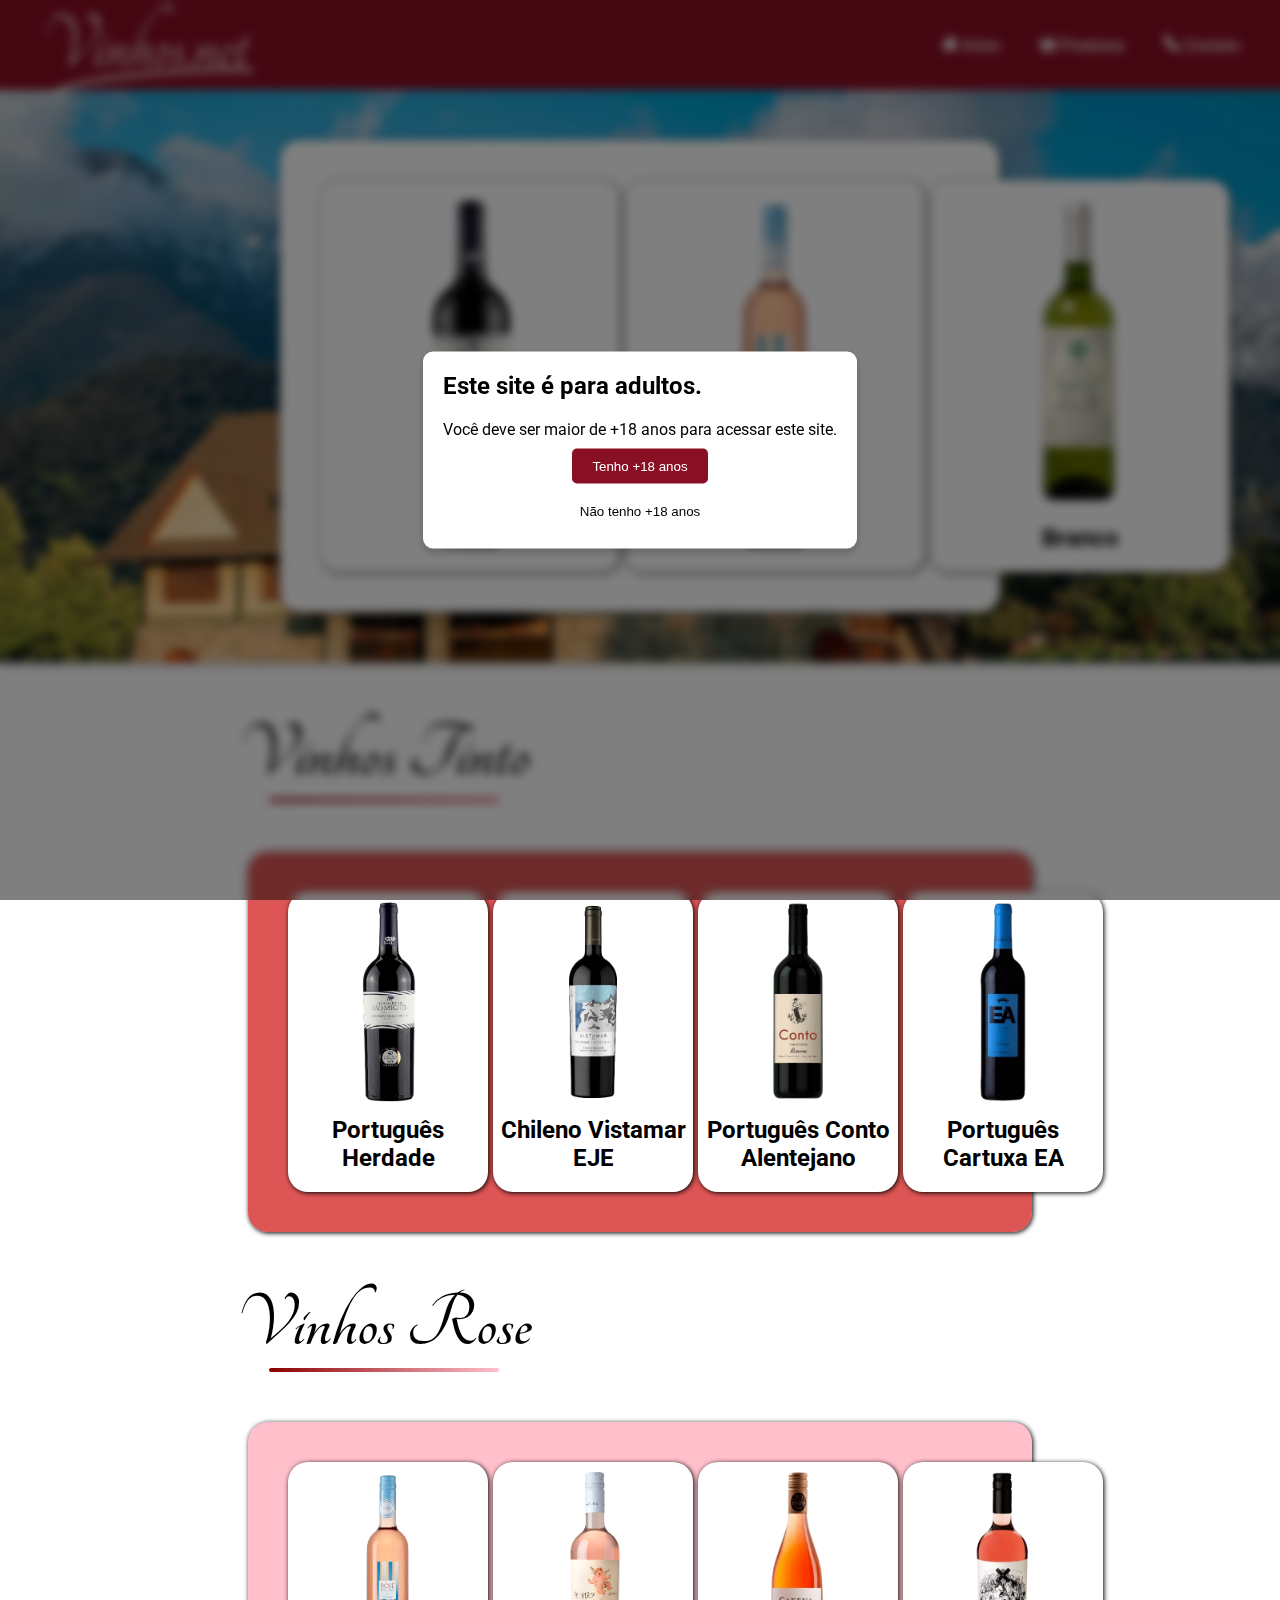
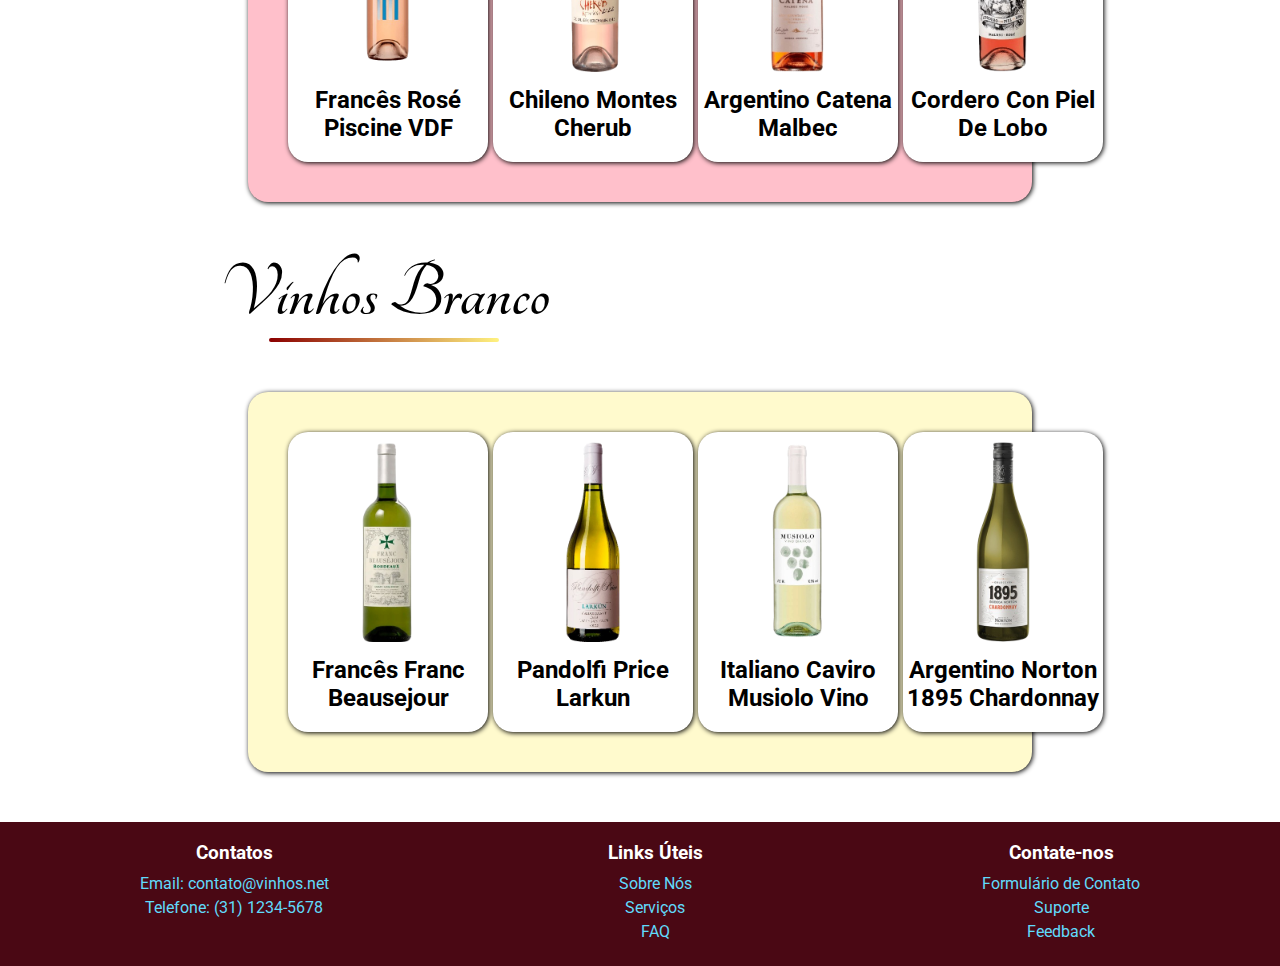
<file: index.html>
<!DOCTYPE html>
<html lang="pt-br">

<head>
    <meta charset="UTF-8">
    <link rel="stylesheet" href="style/styles.css">
    <link rel="stylesheet" href="style/avatar.css">
    <link rel="stylesheet" href="style/fontes.css">
    <link rel="preconnect" href="https://fonts.googleapis.com">
    <link rel="preconnect" href="https://fonts.gstatic.com" crossorigin>
    <link
        href="https://fonts.googleapis.com/css2?family=Roboto:ital,wght@0,100;0,300;0,400;0,500;0,700;0,900;1,100;1,300;1,400;1,500;1,700;1,900&family=Tangerine:wght@400;700&display=swap"
        rel="stylesheet">
    <title>Vinhos.net</title>

<body class="roboto-regular">
    <header class="menu" id="inicio">
        <!-- Define o cabeçalho da página com a classe "menu" e um id "inicio" para âncora -->
        <nav>
            <h1 class="tangerine-title"><a href="index.html" class="link-remove">
                    <svg width="235" height="91" viewBox="0 0 235 91" fill="none" xmlns="http://www.w3.org/2000/svg">
                        <path
                            d="M60.08 18.92C60.08 23.0267 59.2 26.84 57.44 30.36C55.68 33.8267 53.36 37.2133 50.48 40.52C47.6 43.7733 44.32 47.08 40.64 50.44C36.96 53.7467 33.2 57.2933 29.36 61.08C28.9867 61.08 28.7467 61 28.64 60.84C28.5867 60.6267 28.5867 60.36 28.64 60.04C28.7467 59.72 28.88 59.3733 29.04 59C29.2 58.6267 29.36 58.2533 29.52 57.88C30.6933 55.0533 31.6533 51.96 32.4 48.6C33.1467 45.1867 33.6 41.8 33.76 38.44C33.9733 35.0267 33.8933 31.7467 33.52 28.6C33.2 25.4 32.5067 22.5733 31.44 20.12C30.4267 17.6667 29.0667 15.72 27.36 14.28C25.6533 12.7867 23.5467 12.04 21.04 12.04C17.4133 12.04 14.4533 13.5867 12.16 16.68C9.86667 19.72 7.94667 24.1733 6.4 30.04C6.29333 30.2533 6.13333 30.3333 5.92 30.28C5.70667 30.2267 5.6 30.0933 5.6 29.88C7.14667 23.2133 9.33333 18.1467 12.16 14.68C14.9867 11.2133 18.4 9.48 22.4 9.48C24.8533 9.48 26.96 10.0933 28.72 11.32C30.48 12.5467 31.9467 14.2267 33.12 16.36C34.2933 18.4933 35.1467 21.0267 35.68 23.96C36.2133 26.84 36.48 29.9867 36.48 33.4C36.48 36.76 36.1867 40.3067 35.6 44.04C35.0667 47.72 34.2933 51.4267 33.28 55.16C37.0133 52.0667 40.3733 49.16 43.36 46.44C46.3467 43.72 48.8533 41.0533 50.88 38.44C52.9067 35.7733 54.4533 33.08 55.52 30.36C56.64 27.64 57.2 24.7333 57.2 21.64C57.2 18.9733 56.5867 16.8667 55.36 15.32C54.1333 13.7733 52.5867 12.9467 50.72 12.84C49.2267 12.7867 47.9467 13.8533 46.88 16.04C46.72 16.1467 46.56 16.1467 46.4 16.04C46.24 15.9333 46.16 15.7467 46.16 15.48C46.4267 14.7333 46.8 14.0133 47.28 13.32C47.8133 12.5733 48.3467 11.9333 48.88 11.4C49.4667 10.8133 50.0533 10.36 50.64 10.04C51.2267 9.66666 51.7333 9.48 52.16 9.48C53.28 9.48 54.32 9.72 55.28 10.2C56.24 10.68 57.0667 11.3467 57.76 12.2C58.5067 13.0533 59.0667 14.0667 59.44 15.24C59.8667 16.36 60.08 17.5867 60.08 18.92ZM57.0506 46.12C56.8906 46.2267 56.7306 46.2 56.5706 46.04C56.464 45.8267 56.464 45.64 56.5706 45.48C57.3173 44.7333 58.3306 43.88 59.6106 42.92C60.8906 41.96 62.1706 41.16 63.4506 40.52C63.8773 40.52 64.0906 40.76 64.0906 41.24C63.3973 42.4667 62.704 43.8 62.0106 45.24C61.3706 46.68 60.784 48.12 60.2506 49.56C59.7706 50.9467 59.3706 52.3067 59.0506 53.64C58.7306 54.92 58.5706 55.9867 58.5706 56.84C58.5706 57.96 58.944 58.52 59.6906 58.52C60.2773 58.52 60.8373 58.28 61.3706 57.8C61.9573 57.2667 62.624 56.5733 63.3706 55.72C63.4773 55.6133 63.6106 55.64 63.7706 55.8C63.9306 55.96 63.9573 56.1467 63.8506 56.36C62.8906 57.5333 61.8506 58.6 60.7306 59.56C59.664 60.52 58.6506 61 57.6906 61C56.304 61 55.6106 60.12 55.6106 58.36C55.6106 57.3467 55.7706 56.1467 56.0906 54.76C56.464 53.32 56.9173 51.88 57.4506 50.44C57.984 49 58.5706 47.6133 59.2106 46.28C59.904 44.9467 60.5706 43.8 61.2106 42.84C60.624 43.2667 59.8773 43.8267 58.9706 44.52C58.1173 45.16 57.4773 45.6933 57.0506 46.12ZM64.2506 37.08C64.0906 37.24 63.9306 37.2667 63.7706 37.16C63.664 37 63.584 36.8133 63.5306 36.6C63.4773 36.3333 63.4506 36.04 63.4506 35.72C63.4506 35.4 63.5306 35.1333 63.6906 34.92C65.0773 33 67.024 30.9467 69.5306 28.76C69.6906 28.7067 69.8506 28.76 70.0106 28.92C70.1706 29.0267 70.1973 29.1333 70.0906 29.24C68.9706 30.2533 67.904 31.48 66.8906 32.92C65.8773 34.3067 64.9973 35.6933 64.2506 37.08ZM87.4038 55.88C87.5638 55.7733 87.7238 55.7733 87.8838 55.88C88.0438 55.9867 88.0971 56.1467 88.0438 56.36C87.1371 57.5867 86.1238 58.68 85.0038 59.64C83.9371 60.5467 82.9238 61 81.9638 61C80.3104 61 79.4838 59.9333 79.4838 57.8C79.4838 55.9867 79.8038 53.9867 80.4438 51.8C81.0838 49.56 81.9638 47.32 83.0838 45.08C83.2971 44.7067 83.4038 44.3333 83.4038 43.96C83.4038 43.3733 83.1371 43.08 82.6038 43.08C80.6304 43.08 78.4438 44.44 76.0438 47.16C73.6971 49.88 71.5104 54.1467 69.4838 59.96C69.3771 60.28 69.0838 60.5467 68.6038 60.76C68.1238 60.92 67.6704 61 67.2438 61C66.6571 61 66.4438 60.76 66.6038 60.28C67.5104 57.9867 68.4438 55.4 69.4038 52.52C70.4171 49.64 71.2971 46.7867 72.0438 43.96C72.2571 42.9467 72.0704 42.44 71.4838 42.44C70.9504 42.44 70.4171 42.7067 69.8838 43.24C69.3504 43.7733 68.7904 44.4667 68.2038 45.32C68.0971 45.4267 67.9638 45.4 67.8038 45.24C67.6971 45.08 67.6704 44.92 67.7238 44.76C68.3104 43.8533 69.1104 42.92 70.1237 41.96C71.1371 41 72.2304 40.52 73.4038 40.52C74.7371 40.52 75.1904 41.4267 74.7638 43.24C74.5504 44.4133 74.2571 45.6667 73.8838 47C73.5104 48.28 73.1104 49.56 72.6838 50.84C73.4304 49.4 74.3104 48.04 75.3238 46.76C76.3371 45.48 77.3771 44.3867 78.4438 43.48C79.5638 42.5733 80.6571 41.8533 81.7238 41.32C82.8438 40.7867 83.8838 40.52 84.8438 40.52C85.4838 40.52 85.9638 40.68 86.2838 41C86.6571 41.32 86.8438 41.6933 86.8438 42.12C86.8438 42.8133 86.6838 43.5067 86.3638 44.2C85.2438 46.2267 84.2838 48.36 83.4838 50.6C82.7371 52.7867 82.3638 54.8133 82.3638 56.68C82.3638 58.0133 82.7904 58.68 83.6438 58.68C84.7638 58.68 86.0171 57.7467 87.4038 55.88ZM90.205 60.28C92.605 51.1067 95.2983 42.84 98.285 35.48C101.272 28.12 104.392 21.8533 107.645 16.68C110.952 11.5067 114.312 7.53333 117.725 4.76C121.138 1.93333 124.445 0.519997 127.645 0.519997C128.818 0.519997 129.778 0.759997 130.525 1.24C131.325 1.66666 131.858 2.22667 132.125 2.92C132.445 3.61333 132.525 4.38666 132.365 5.24C132.258 6.09333 131.885 6.92 131.245 7.72C131.138 7.88 131.005 7.93333 130.845 7.88C130.685 7.82666 130.605 7.69333 130.605 7.48C130.818 6.41333 130.498 5.4 129.645 4.44C128.792 3.48 127.432 3 125.565 3C123.058 3 120.498 3.98666 117.885 5.96C115.272 7.93333 112.658 10.9733 110.045 15.08C107.432 19.1333 104.845 24.2533 102.285 30.44C99.7783 36.6267 97.3517 43.96 95.005 52.44C95.8583 50.7867 96.845 49.24 97.965 47.8C99.085 46.3067 100.232 45.0267 101.405 43.96C102.578 42.8933 103.752 42.0667 104.925 41.48C106.152 40.84 107.325 40.52 108.445 40.52C109.085 40.52 109.565 40.68 109.885 41C110.205 41.32 110.365 41.6933 110.365 42.12C110.365 42.8133 110.125 43.5867 109.645 44.44C108.525 46.4133 107.592 48.44 106.845 50.52C106.152 52.6 105.805 54.4933 105.805 56.2C105.805 56.9467 105.885 57.56 106.045 58.04C106.258 58.52 106.578 58.76 107.005 58.76C107.538 58.76 108.098 58.4933 108.685 57.96C109.325 57.3733 109.885 56.7333 110.365 56.04C110.525 55.9333 110.685 55.96 110.845 56.12C111.005 56.2267 111.058 56.3867 111.005 56.6C110.685 57.08 110.285 57.5867 109.805 58.12C109.325 58.6 108.792 59.08 108.205 59.56C107.672 59.9867 107.112 60.3333 106.525 60.6C105.938 60.8667 105.405 61 104.925 61C103.592 61 102.925 59.88 102.925 57.64C102.925 55.72 103.245 53.64 103.885 51.4C104.525 49.1067 105.298 47.08 106.205 45.32C106.525 44.7867 106.685 44.3333 106.685 43.96C106.685 43.48 106.392 43.24 105.805 43.24C104.845 43.24 103.805 43.6133 102.685 44.36C101.565 45.1067 100.418 46.2 99.245 47.64C98.0717 49.08 96.9517 50.84 95.885 52.92C94.8183 54.9467 93.8583 57.24 93.005 59.8C92.8983 60.1733 92.605 60.4667 92.125 60.68C91.6983 60.8933 91.2717 61 90.845 61C90.2583 61 90.045 60.76 90.205 60.28ZM124.444 40.52C125.884 40.52 126.951 41 127.644 41.96C128.338 42.92 128.684 44.1733 128.684 45.72C128.684 47.5333 128.338 49.3467 127.644 51.16C126.951 52.9733 126.071 54.6267 125.004 56.12C123.938 57.56 122.764 58.7333 121.484 59.64C120.258 60.5467 119.111 61 118.044 61C116.764 61 115.751 60.4933 115.004 59.48C114.258 58.4667 113.884 57.0267 113.884 55.16C113.884 53.6667 114.178 52.0667 114.764 50.36C115.351 48.6533 116.124 47.08 117.084 45.64C118.098 44.1467 119.218 42.92 120.444 41.96C121.724 41 123.058 40.52 124.444 40.52ZM119.644 58.52C120.444 58.52 121.218 58.2533 121.964 57.72C122.764 57.1333 123.458 56.3867 124.044 55.48C124.631 54.52 125.084 53.4267 125.404 52.2C125.778 50.9733 125.964 49.6933 125.964 48.36C125.964 46.76 125.698 45.5067 125.164 44.6C124.631 43.64 123.751 43.16 122.524 43.16C121.724 43.16 120.951 43.4533 120.204 44.04C119.458 44.5733 118.791 45.32 118.204 46.28C117.671 47.1867 117.244 48.28 116.924 49.56C116.604 50.7867 116.444 52.0933 116.444 53.48C116.444 56.84 117.511 58.52 119.644 58.52ZM140.573 40.52C141.64 40.52 142.52 40.7067 143.213 41.08C143.96 41.4 144.333 41.7733 144.333 42.2C144.333 42.7867 144.2 43.4533 143.933 44.2C143.72 44.9467 143.48 45.56 143.213 46.04C143.106 46.1467 142.946 46.1733 142.733 46.12C142.573 46.0133 142.52 45.88 142.573 45.72C142.733 45.3467 142.84 44.92 142.893 44.44C142.946 43.96 142.92 43.5333 142.813 43.16C142.546 42.0933 141.8 41.56 140.573 41.56C139.666 41.56 138.92 41.8267 138.333 42.36C137.8 42.8933 137.533 43.6933 137.533 44.76C137.533 45.6133 137.746 46.44 138.173 47.24C138.653 47.9867 139.16 48.76 139.693 49.56C140.28 50.3067 140.786 51.1333 141.213 52.04C141.693 52.8933 141.933 53.8533 141.933 54.92C141.933 56.6267 141.32 58.0667 140.093 59.24C138.92 60.4133 137.133 61 134.733 61C133.08 61 131.72 60.7067 130.653 60.12C129.586 59.5333 129.053 58.92 129.053 58.28C129.053 57.8 129.346 57.08 129.933 56.12C130.52 55.16 131.186 54.3867 131.933 53.8C132.093 53.6933 132.226 53.72 132.333 53.88C132.493 54.04 132.52 54.2 132.413 54.36C131.986 54.7867 131.666 55.2933 131.453 55.88C131.24 56.4133 131.186 56.8933 131.293 57.32C131.453 58.2267 131.853 58.92 132.493 59.4C133.186 59.8267 133.986 60.04 134.893 60.04C136.28 60.04 137.346 59.6667 138.093 58.92C138.893 58.1733 139.293 57.2133 139.293 56.04C139.293 55.0267 139.053 54.0933 138.573 53.24C138.093 52.3333 137.56 51.48 136.973 50.68C136.44 49.8267 135.933 49 135.453 48.2C135.026 47.3467 134.813 46.44 134.813 45.48C134.813 44.0933 135.32 42.92 136.333 41.96C137.4 41 138.813 40.52 140.573 40.52ZM147.891 61C147.251 61 146.931 60.4133 146.931 59.24C146.931 58.92 147.038 58.5733 147.251 58.2C147.465 57.8267 147.758 57.4533 148.131 57.08C148.505 56.7067 148.905 56.4133 149.331 56.2C149.758 55.9333 150.211 55.8 150.691 55.8C151.225 55.8 151.491 56.2 151.491 57C151.491 57.4267 151.358 57.88 151.091 58.36C150.878 58.7867 150.585 59.2133 150.211 59.64C149.891 60.0133 149.518 60.3333 149.091 60.6C148.665 60.8667 148.265 61 147.891 61ZM176.076 55.88C176.236 55.7733 176.396 55.7733 176.556 55.88C176.716 55.9867 176.769 56.1467 176.716 56.36C175.809 57.5867 174.796 58.68 173.676 59.64C172.609 60.5467 171.596 61 170.636 61C168.982 61 168.156 59.9333 168.156 57.8C168.156 55.9867 168.476 53.9867 169.116 51.8C169.756 49.56 170.636 47.32 171.756 45.08C171.969 44.7067 172.076 44.3333 172.076 43.96C172.076 43.3733 171.809 43.08 171.276 43.08C169.302 43.08 167.116 44.44 164.716 47.16C162.369 49.88 160.182 54.1467 158.156 59.96C158.049 60.28 157.756 60.5467 157.276 60.76C156.796 60.92 156.342 61 155.916 61C155.329 61 155.116 60.76 155.276 60.28C156.182 57.9867 157.116 55.4 158.076 52.52C159.089 49.64 159.969 46.7867 160.716 43.96C160.929 42.9467 160.742 42.44 160.156 42.44C159.622 42.44 159.089 42.7067 158.556 43.24C158.022 43.7733 157.462 44.4667 156.876 45.32C156.769 45.4267 156.636 45.4 156.476 45.24C156.369 45.08 156.342 44.92 156.396 44.76C156.982 43.8533 157.782 42.92 158.796 41.96C159.809 41 160.902 40.52 162.076 40.52C163.409 40.52 163.862 41.4267 163.436 43.24C163.222 44.4133 162.929 45.6667 162.556 47C162.182 48.28 161.782 49.56 161.356 50.84C162.102 49.4 162.982 48.04 163.996 46.76C165.009 45.48 166.049 44.3867 167.116 43.48C168.236 42.5733 169.329 41.8533 170.396 41.32C171.516 40.7867 172.556 40.52 173.516 40.52C174.156 40.52 174.636 40.68 174.956 41C175.329 41.32 175.516 41.6933 175.516 42.12C175.516 42.8133 175.356 43.5067 175.036 44.2C173.916 46.2267 172.956 48.36 172.156 50.6C171.409 52.7867 171.036 54.8133 171.036 56.68C171.036 58.0133 171.462 58.68 172.316 58.68C173.436 58.68 174.689 57.7467 176.076 55.88ZM193.277 44.04C193.277 44.7867 192.984 45.48 192.397 46.12C191.81 46.76 191.01 47.3467 189.997 47.88C188.984 48.36 187.81 48.8133 186.477 49.24C185.197 49.6667 183.837 50.0667 182.397 50.44C182.344 51.0267 182.29 51.6133 182.237 52.2C182.237 52.7867 182.237 53.4267 182.237 54.12C182.237 55.4533 182.53 56.5733 183.117 57.48C183.704 58.3867 184.53 58.84 185.597 58.84C186.664 58.84 187.65 58.5733 188.557 58.04C189.517 57.5067 190.37 56.7867 191.117 55.88C191.33 55.7733 191.49 55.8 191.597 55.96C191.704 56.12 191.704 56.3067 191.597 56.52C190.69 57.7467 189.544 58.8133 188.157 59.72C186.824 60.5733 185.41 61 183.917 61C182.53 61 181.384 60.5467 180.477 59.64C179.624 58.7333 179.197 57.4 179.197 55.64C179.197 54.04 179.49 52.36 180.077 50.6C180.664 48.7867 181.437 47.1333 182.397 45.64C183.357 44.1467 184.45 42.92 185.677 41.96C186.957 41 188.29 40.52 189.677 40.52C190.69 40.52 191.544 40.8933 192.237 41.64C192.93 42.3333 193.277 43.1333 193.277 44.04ZM187.997 42.6C186.77 42.6 185.677 43.1333 184.717 44.2C183.757 45.2667 183.064 46.9467 182.637 49.24C185.197 48.8667 187.064 48.3333 188.237 47.64C189.464 46.8933 190.077 46.0667 190.077 45.16C190.077 44.4133 189.89 43.8 189.517 43.32C189.144 42.84 188.637 42.6 187.997 42.6ZM209.761 40.84C210.028 40.9467 210.135 41.1067 210.081 41.32C210.028 41.5333 209.788 41.6667 209.361 41.72C208.508 41.7733 207.548 41.8267 206.481 41.88C205.468 41.9333 204.428 42.0133 203.361 42.12C202.295 44.7867 201.415 47.3467 200.721 49.8C200.028 52.2533 199.681 54.28 199.681 55.88C199.681 57.6933 200.375 58.6 201.761 58.6C203.148 58.6 204.668 57.3733 206.321 54.92C206.481 54.8133 206.641 54.84 206.801 55C206.961 55.1067 207.015 55.2933 206.961 55.56C206.481 56.3067 205.921 57.0267 205.281 57.72C204.695 58.36 204.081 58.92 203.441 59.4C202.801 59.88 202.188 60.28 201.601 60.6C201.015 60.8667 200.535 61 200.161 61C198.988 61 198.108 60.6533 197.521 59.96C196.988 59.2133 196.721 58.3333 196.721 57.32C196.721 55.56 197.095 53.3467 197.841 50.68C198.588 48.0133 199.521 45.2667 200.641 42.44C199.948 42.5467 199.281 42.6533 198.641 42.76C198.001 42.8667 197.388 42.9733 196.801 43.08C196.535 43.0267 196.455 42.8933 196.561 42.68C196.721 42.4667 196.961 42.2533 197.281 42.04C197.655 41.8267 198.081 41.64 198.561 41.48C199.041 41.2667 199.495 41.16 199.921 41.16C200.188 41.1067 200.401 41.08 200.561 41.08C200.775 41.08 200.988 41.08 201.201 41.08C201.948 39.4267 202.695 37.8533 203.441 36.36C204.188 34.8133 204.935 33.4 205.681 32.12C206.001 31.8 206.348 31.5333 206.721 31.32C207.148 31.0533 207.548 30.8933 207.921 30.84C208.295 30.7333 208.588 30.7067 208.801 30.76C209.015 30.76 209.095 30.84 209.041 31C208.135 32.3867 207.228 33.9333 206.321 35.64C205.468 37.3467 204.641 39.1067 203.841 40.92C204.801 40.92 205.761 40.92 206.721 40.92C207.681 40.8667 208.695 40.84 209.761 40.84Z"
                            fill="white" />
                        <path d="M213.002 65.1089C138.335 63.7756 24 73.5 14 89.4995" stroke="white" stroke-width="3" />
                    </svg>
                </a></h1>
            <ul>
                <!-- Lista não ordenada para os links de navegação do cabeçalho -->
                <li><a href="#inicio">
                        <svg xmlns="http://www.w3.org/2000/svg" width="16" height="16" fill="currentColor"
                            class="bi bi-house-fill" viewBox="0 0 16 16">
                            <path
                                d="M8.707 1.5a1 1 0 0 0-1.414 0L.646 8.146a.5.5 0 0 0 .708.708L8 2.207l6.646 6.647a.5.5 0 0 0 .708-.708L13 5.793V2.5a.5.5 0 0 0-.5-.5h-1a.5.5 0 0 0-.5.5v1.293z" />
                            <path d="m8 3.293 6 6V13.5a1.5 1.5 0 0 1-1.5 1.5h-9A1.5 1.5 0 0 1 2 13.5V9.293z" />
                        </svg>
                        Início</a></li> <!-- Link âncora para a seção de início da página -->
                <li><a href="#meio">
                        <svg xmlns="http://www.w3.org/2000/svg" width="16" height="16" fill="currentColor"
                            class="bi bi-basket-fill" viewBox="0 0 16 16">
                            <path
                                d="M5.071 1.243a.5.5 0 0 1 .858.514L3.383 6h9.234L10.07 1.757a.5.5 0 1 1 .858-.514L13.783 6H15.5a.5.5 0 0 1 .5.5v2a.5.5 0 0 1-.5.5H15v5a2 2 0 0 1-2 2H3a2 2 0 0 1-2-2V9H.5a.5.5 0 0 1-.5-.5v-2A.5.5 0 0 1 .5 6h1.717zM3.5 10.5a.5.5 0 1 0-1 0v3a.5.5 0 0 0 1 0zm2.5 0a.5.5 0 1 0-1 0v3a.5.5 0 0 0 1 0zm2.5 0a.5.5 0 1 0-1 0v3a.5.5 0 0 0 1 0zm2.5 0a.5.5 0 1 0-1 0v3a.5.5 0 0 0 1 0zm2.5 0a.5.5 0 1 0-1 0v3a.5.5 0 0 0 1 0z" />
                        </svg>
                        Produtos</a></li> <!-- Link âncora para a seção de produtos da página -->
                <li><a href="#contato">
                        <svg xmlns="http://www.w3.org/2000/svg" width="16" height="16" fill="currentColor"
                            class="bi bi-telephone-fill" viewBox="0 0 16 16">
                            <path fill-rule="evenodd"
                                d="M1.885.511a1.745 1.745 0 0 1 2.61.163L6.29 2.98c.329.423.445.974.315 1.494l-.547 2.19a.68.68 0 0 0 .178.643l2.457 2.457a.68.68 0 0 0 .644.178l2.189-.547a1.75 1.75 0 0 1 1.494.315l2.306 1.794c.829.645.905 1.87.163 2.611l-1.034 1.034c-.74.74-1.846 1.065-2.877.702a18.6 18.6 0 0 1-7.01-4.42 18.6 18.6 0 0 1-4.42-7.009c-.362-1.03-.037-2.137.703-2.877z" />
                        </svg>
                        Contato</a></li> <!-- Link âncora para a seção de contato da página -->
            </ul>
        </nav>
        <div class="user-area">
            <!-- Div que agrupa a área do usuário, incluindo foto e menu de opções -->
            <!--
            <div class="user-photo">
                <img src="assets/users/unknownuser.png" alt="Foto de usuário" id="user">
            </div>
          
            <div class="user-options">
                <ul class="user-menu">
                    <li><a href="#">Mais opções</a>
                        <ul>
                            <li><a href="#" id="log-sin">Logar / Minha conta</a></li>
                            <li><a href="#" id="sair">Sair</a></li>
                        </ul>
                    </li>
                </ul>
            </div>
        </div>
          -->
    </header>

    <main class="conteudo" id="produtos">
        <!-- Elemento principal da página, com classe "conteudo" e id "produtos" para âncora -->
        <div class="fundo">
            <!-- Div para fundo estilizado da seção de destaque dos produtos -->
            <section class="destaque" id="destaque">
                <!-- Seção de destaque dos produtos, com id "destaque" para âncora -->
                <div class="cards" id="cards">
                    <!-- Contêiner de cards de produtos em destaque, com id "cards" -->
                    <div class="item">
                        <!-- Card individual de um produto -->
                        <div class="imagem-card">
                            <img src="assets/tinto/Tinto.130.png" alt="Tinto">
                            <!-- Imagem do produto em destaque com descrição alternativa "Tinto" -->
                        </div>
                        <div class="descricao-card">
                            <h2>Tinto</h2> <!-- Título do card do produto, descrevendo o nome do produto -->
                        </div>
                    </div>
                    <div class="item">
                        <!-- Card individual de outro produto em destaque -->
                        <div class="imagem-card">
                            <img src="assets/rose/Rose.150.png" alt="Rose">
                            <!-- Imagem do produto com descrição alternativa "Rose" -->
                        </div>
                        <div class="descricao-card">
                            <h2>Rose</h2> <!-- Título do card do produto -->
                        </div>
                    </div>
                    <div class="item">
                        <!-- Card individual para mais um produto em destaque -->
                        <div class="imagem-card">
                            <img src="assets/branco/Branco.100.png" alt="Branco">
                            <!-- Imagem do produto com descrição alternativa "Branco" -->
                        </div>
                        <div class="descricao-card">
                            <h2>Branco</h2> <!-- Título do card do produto -->
                        </div>
                    </div>
                </div>
            </section>
        </div>

        <section class="produtos-gerais" id="meio">
            <!-- Seção contendo produtos gerais organizados em categorias -->
            <h1 class="titulo-categoria tangerine underline-tinto" id="padding-corretor">Vinhos Tinto</h1>
            <div class="card-container" id="tinto">
                <!-- Contêiner para produtos da categoria "Tinto", com id "tinto" -->
                <div class="card-item">
                    <!-- Card de produto individual na categoria "Tinto" -->
                    <div class="card-image">
                        <img src="assets/tinto/Tinto.130.png" alt="Vinho Tinto">
                        <!-- Imagem do produto com descrição alternativa "Preto" -->
                    </div>
                    <h2 class="card-title">Português Herdade</h2> <!-- Título do card de produto -->
                </div>
                <div class="card-item">
                    <!-- Outro card de produto na mesma categoria -->
                    <div class="card-image">
                        <img src="assets/tinto/Tinto.150.png" alt="Vinho Tinto">
                        <!-- Imagem do produto com descrição alternativa "Preto" -->
                    </div>
                    <h2 class="card-title">Chileno Vistamar EJE</h2><!-- Título do card de produto -->
                </div>
                <div class="card-item">
                    <!-- Outro card de produto na mesma categoria -->
                    <div class="card-image">
                        <img src="assets/tinto/Tinto.180.png" alt="Vinho Tinto">
                        <!-- Imagem do produto com descrição alternativa "Preto" -->
                    </div>
                    <h2 class="card-title">Português Conto Alentejano</h2><!-- Título do card de produto -->
                </div>
                <div class="card-item">
                    <!-- Outro card de produto na mesma categoria -->
                    <div class="card-image">
                        <img src="assets/tinto/Tinto.90.png" alt="Vinho Tinto">
                    </div>
                    <h2 class="card-title">Português Cartuxa EA</h2><!-- Título do card de produto -->
                </div>
            </div>

            <h1 class="titulo-categoria tangerine underline-rose">Vinhos Rose</h1>
            <div class="card-container" id="rose">
                <div class="card-item">
                    <div class="card-image">
                        <img src="assets/rose/Rose.150.png" alt="Vinho Rose">
                    </div>
                    <h2 class="card-title">Francês Rosé Piscine VDF</h2>
                </div>
                <div class="card-item">
                    <div class="card-image">
                        <img src="assets/rose/Rose.166.png" alt="Vinho Rose">
                    </div>
                    <h2 class="card-title">Chileno Montes Cherub</h2>
                </div>
                <div class="card-item">
                    <div class="card-image">
                        <img src="assets/rose/Rose.200.png" alt="Vinho Rose">
                    </div>
                    <h2 class="card-title">Argentino Catena Malbec</h2>
                </div>
                <div class="card-item">
                    <div class="card-image">
                        <img src="assets/rose/Rose.90.png" alt="Vinho Rose">
                    </div>
                    <h2 class="card-title">Cordero Con Piel De Lobo</h2>
                </div>
            </div>

            <h1 class="titulo-categoria tangerine underline-branco">Vinhos Branco</h1>
            <div class="card-container" id="branco">
                <div class="card-item">
                    <div class="card-image">
                        <img src="assets/branco/Branco.100.png" alt="Vinho Branco">
                    </div>
                    <h2 class="card-title">Francês Franc Beausejour</h2>
                </div>
                <div class="card-item">
                    <div class="card-image">
                        <img src="assets/branco/Branco.160.png" alt="Vinho Branco">
                    </div>
                    <h2 class="card-title">Pandolfi Price Larkun</h2>
                </div>
                <div class="card-item">
                    <div class="card-image">
                        <img src="assets/branco/Branco.60.png" alt="Vinho Branco">
                    </div>
                    <h2 class="card-title">Italiano Caviro Musiolo Vino</h2>
                </div>
                <div class="card-item">
                    <div class="card-image">
                        <img src="assets/branco/Branco.80.png" alt="Vinho Branco">
                    </div>
                    <h2 class="card-title">Argentino Norton 1895 Chardonnay</h2>
                </div>
            </div>
        </section>
    </main>
    <footer class="rodape" id="contato">
        <!-- Rodapé da página, com a classe "rodape" e id "contato" para âncora -->
        <div>
            <!-- Bloco de informações de contato -->
            <h3>Contatos</h3> <!-- Título da seção de contatos -->
            <a href="mailto:contato@vinhos.net">Email: contato@vinhos.net</a>
            <!-- Link para enviar email para o contato -->
            <a href="tel:+553112345678">Telefone: (31) 1234-5678</a>
            <!-- Link para iniciar uma ligação para o número de contato -->
        </div>
        <div>
            <!-- Bloco de links úteis -->
            <h3>Links Úteis</h3> <!-- Título da seção de links úteis -->
            <a href="sobre.html">Sobre Nós</a> <!-- Link âncora para a seção "Sobre Nós" -->
            <a href="#servicos">Serviços</a> <!-- Link âncora para a seção "Serviços" -->
            <a href="FAQ.html">FAQ</a> <!-- Link âncora para a seção "FAQ" -->
        </div>
        <div>
            <!-- Bloco de links de contato e suporte -->
            <h3>Contate-nos</h3> <!-- Título da seção de suporte -->
            <a href="formulario-contato.html">Formulário de Contato</a>
            <!-- Link âncora para o formulário de contato -->
            <a href="mailto:suporte@vinhos.net">Suporte</a> <!-- Link âncora para a seção de suporte -->
            <a href="feedback.html">Feedback</a> <!-- Link âncora para a seção de feedback -->
        </div>
    </footer>
    <!-- Estrutura do popup -->
    <div class="popup-overlay" id="popupOverlay">
        <div class="popup">
            <h2>Este site é para adultos.</h2>
            <p>Você deve ser maior de +18 anos para acessar este site.</p>
            <button id="closePopup">Tenho +18 anos</button>
            <button id="denyedPopup">Não tenho +18 anos</button>
        </div>
    </div>
    <script src="script.js"></script>
</body>

</html>
</file>
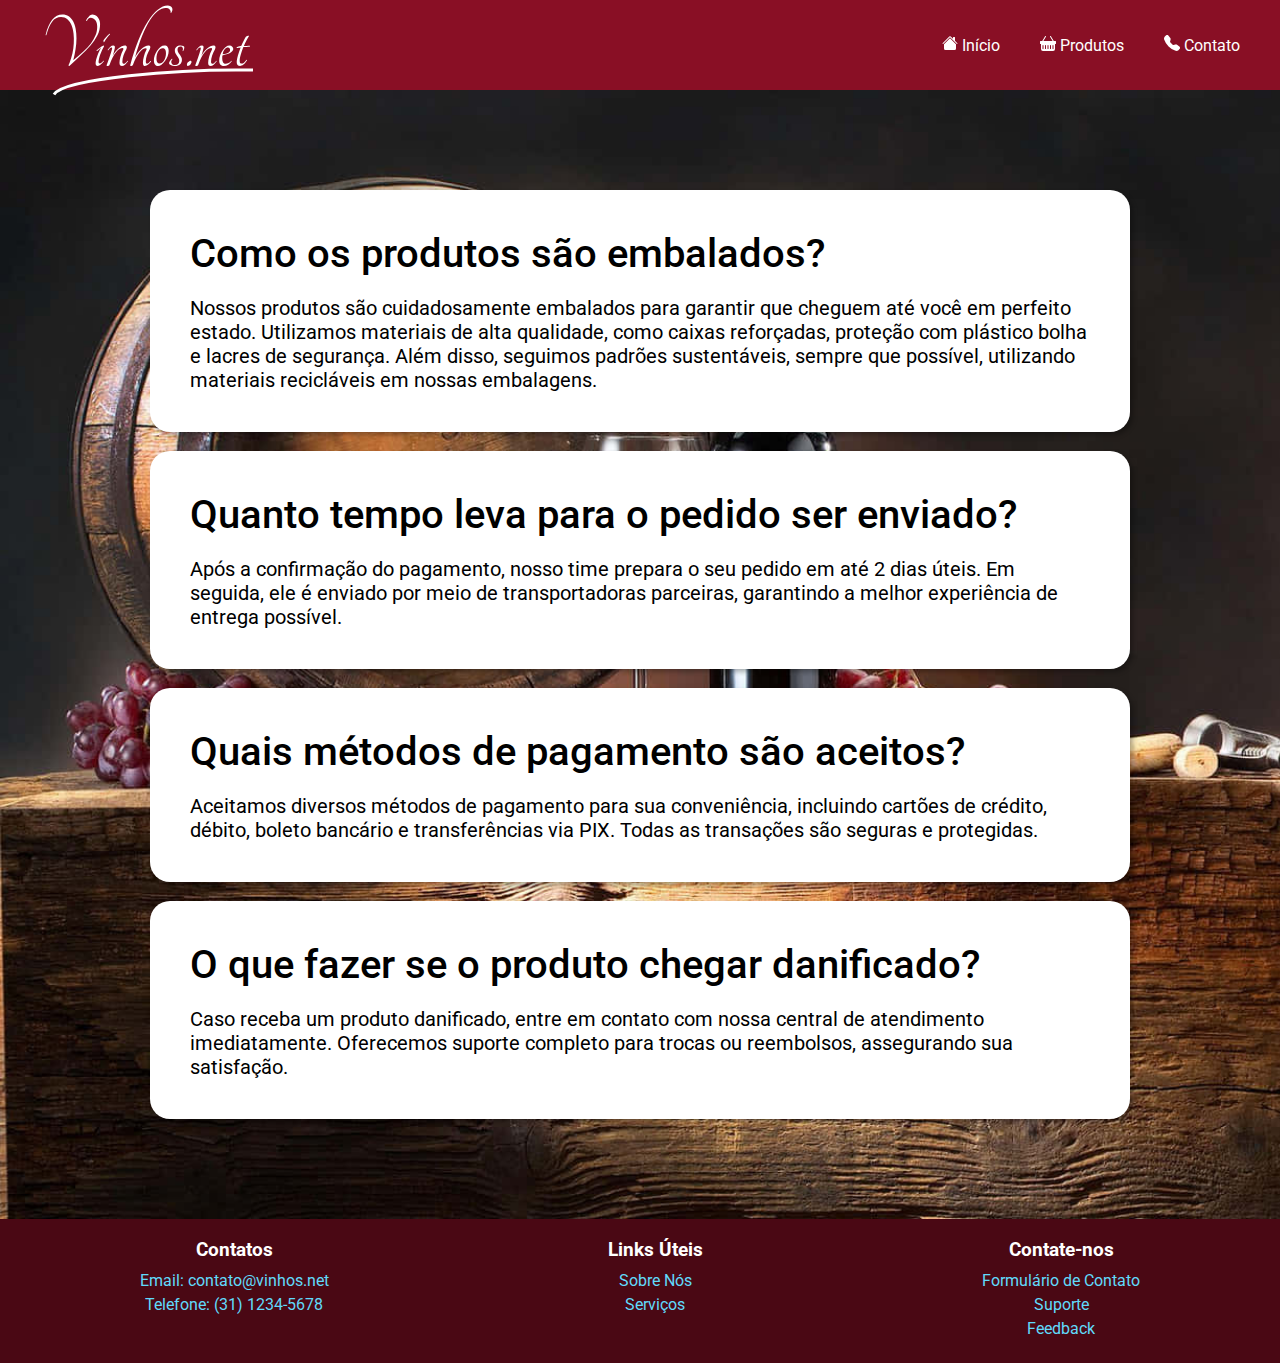
<file: FAQ.html>
<!DOCTYPE html>
<html lang="pt-br">

<head>
    <meta charset="UTF-8">
    <link rel="stylesheet" href="style/styles.css">
    <link rel="stylesheet" href="style/avatar.css">
    <link rel="stylesheet" href="style/fontes.css">
    <link rel="preconnect" href="https://fonts.googleapis.com">
    <link rel="preconnect" href="https://fonts.gstatic.com" crossorigin>
    <link
        href="https://fonts.googleapis.com/css2?family=Roboto:ital,wght@0,100;0,300;0,400;0,500;0,700;0,900;1,100;1,300;1,400;1,500;1,700;1,900&family=Tangerine:wght@400;700&display=swap"
        rel="stylesheet">
    <title>Vinhos.net - FAQ</title>

<body class="roboto-regular">
    <header class="menu" id="inicio">
        <!-- Define o cabeçalho da página com a classe "menu" e um id "inicio" para âncora -->
        <nav>
            <h1 class="tangerine-title"><a href="index.html" class="link-remove">
                    <svg width="235" height="91" viewBox="0 0 235 91" fill="none" xmlns="http://www.w3.org/2000/svg">
                        <path
                            d="M60.08 18.92C60.08 23.0267 59.2 26.84 57.44 30.36C55.68 33.8267 53.36 37.2133 50.48 40.52C47.6 43.7733 44.32 47.08 40.64 50.44C36.96 53.7467 33.2 57.2933 29.36 61.08C28.9867 61.08 28.7467 61 28.64 60.84C28.5867 60.6267 28.5867 60.36 28.64 60.04C28.7467 59.72 28.88 59.3733 29.04 59C29.2 58.6267 29.36 58.2533 29.52 57.88C30.6933 55.0533 31.6533 51.96 32.4 48.6C33.1467 45.1867 33.6 41.8 33.76 38.44C33.9733 35.0267 33.8933 31.7467 33.52 28.6C33.2 25.4 32.5067 22.5733 31.44 20.12C30.4267 17.6667 29.0667 15.72 27.36 14.28C25.6533 12.7867 23.5467 12.04 21.04 12.04C17.4133 12.04 14.4533 13.5867 12.16 16.68C9.86667 19.72 7.94667 24.1733 6.4 30.04C6.29333 30.2533 6.13333 30.3333 5.92 30.28C5.70667 30.2267 5.6 30.0933 5.6 29.88C7.14667 23.2133 9.33333 18.1467 12.16 14.68C14.9867 11.2133 18.4 9.48 22.4 9.48C24.8533 9.48 26.96 10.0933 28.72 11.32C30.48 12.5467 31.9467 14.2267 33.12 16.36C34.2933 18.4933 35.1467 21.0267 35.68 23.96C36.2133 26.84 36.48 29.9867 36.48 33.4C36.48 36.76 36.1867 40.3067 35.6 44.04C35.0667 47.72 34.2933 51.4267 33.28 55.16C37.0133 52.0667 40.3733 49.16 43.36 46.44C46.3467 43.72 48.8533 41.0533 50.88 38.44C52.9067 35.7733 54.4533 33.08 55.52 30.36C56.64 27.64 57.2 24.7333 57.2 21.64C57.2 18.9733 56.5867 16.8667 55.36 15.32C54.1333 13.7733 52.5867 12.9467 50.72 12.84C49.2267 12.7867 47.9467 13.8533 46.88 16.04C46.72 16.1467 46.56 16.1467 46.4 16.04C46.24 15.9333 46.16 15.7467 46.16 15.48C46.4267 14.7333 46.8 14.0133 47.28 13.32C47.8133 12.5733 48.3467 11.9333 48.88 11.4C49.4667 10.8133 50.0533 10.36 50.64 10.04C51.2267 9.66666 51.7333 9.48 52.16 9.48C53.28 9.48 54.32 9.72 55.28 10.2C56.24 10.68 57.0667 11.3467 57.76 12.2C58.5067 13.0533 59.0667 14.0667 59.44 15.24C59.8667 16.36 60.08 17.5867 60.08 18.92ZM57.0506 46.12C56.8906 46.2267 56.7306 46.2 56.5706 46.04C56.464 45.8267 56.464 45.64 56.5706 45.48C57.3173 44.7333 58.3306 43.88 59.6106 42.92C60.8906 41.96 62.1706 41.16 63.4506 40.52C63.8773 40.52 64.0906 40.76 64.0906 41.24C63.3973 42.4667 62.704 43.8 62.0106 45.24C61.3706 46.68 60.784 48.12 60.2506 49.56C59.7706 50.9467 59.3706 52.3067 59.0506 53.64C58.7306 54.92 58.5706 55.9867 58.5706 56.84C58.5706 57.96 58.944 58.52 59.6906 58.52C60.2773 58.52 60.8373 58.28 61.3706 57.8C61.9573 57.2667 62.624 56.5733 63.3706 55.72C63.4773 55.6133 63.6106 55.64 63.7706 55.8C63.9306 55.96 63.9573 56.1467 63.8506 56.36C62.8906 57.5333 61.8506 58.6 60.7306 59.56C59.664 60.52 58.6506 61 57.6906 61C56.304 61 55.6106 60.12 55.6106 58.36C55.6106 57.3467 55.7706 56.1467 56.0906 54.76C56.464 53.32 56.9173 51.88 57.4506 50.44C57.984 49 58.5706 47.6133 59.2106 46.28C59.904 44.9467 60.5706 43.8 61.2106 42.84C60.624 43.2667 59.8773 43.8267 58.9706 44.52C58.1173 45.16 57.4773 45.6933 57.0506 46.12ZM64.2506 37.08C64.0906 37.24 63.9306 37.2667 63.7706 37.16C63.664 37 63.584 36.8133 63.5306 36.6C63.4773 36.3333 63.4506 36.04 63.4506 35.72C63.4506 35.4 63.5306 35.1333 63.6906 34.92C65.0773 33 67.024 30.9467 69.5306 28.76C69.6906 28.7067 69.8506 28.76 70.0106 28.92C70.1706 29.0267 70.1973 29.1333 70.0906 29.24C68.9706 30.2533 67.904 31.48 66.8906 32.92C65.8773 34.3067 64.9973 35.6933 64.2506 37.08ZM87.4038 55.88C87.5638 55.7733 87.7238 55.7733 87.8838 55.88C88.0438 55.9867 88.0971 56.1467 88.0438 56.36C87.1371 57.5867 86.1238 58.68 85.0038 59.64C83.9371 60.5467 82.9238 61 81.9638 61C80.3104 61 79.4838 59.9333 79.4838 57.8C79.4838 55.9867 79.8038 53.9867 80.4438 51.8C81.0838 49.56 81.9638 47.32 83.0838 45.08C83.2971 44.7067 83.4038 44.3333 83.4038 43.96C83.4038 43.3733 83.1371 43.08 82.6038 43.08C80.6304 43.08 78.4438 44.44 76.0438 47.16C73.6971 49.88 71.5104 54.1467 69.4838 59.96C69.3771 60.28 69.0838 60.5467 68.6038 60.76C68.1238 60.92 67.6704 61 67.2438 61C66.6571 61 66.4438 60.76 66.6038 60.28C67.5104 57.9867 68.4438 55.4 69.4038 52.52C70.4171 49.64 71.2971 46.7867 72.0438 43.96C72.2571 42.9467 72.0704 42.44 71.4838 42.44C70.9504 42.44 70.4171 42.7067 69.8838 43.24C69.3504 43.7733 68.7904 44.4667 68.2038 45.32C68.0971 45.4267 67.9638 45.4 67.8038 45.24C67.6971 45.08 67.6704 44.92 67.7238 44.76C68.3104 43.8533 69.1104 42.92 70.1237 41.96C71.1371 41 72.2304 40.52 73.4038 40.52C74.7371 40.52 75.1904 41.4267 74.7638 43.24C74.5504 44.4133 74.2571 45.6667 73.8838 47C73.5104 48.28 73.1104 49.56 72.6838 50.84C73.4304 49.4 74.3104 48.04 75.3238 46.76C76.3371 45.48 77.3771 44.3867 78.4438 43.48C79.5638 42.5733 80.6571 41.8533 81.7238 41.32C82.8438 40.7867 83.8838 40.52 84.8438 40.52C85.4838 40.52 85.9638 40.68 86.2838 41C86.6571 41.32 86.8438 41.6933 86.8438 42.12C86.8438 42.8133 86.6838 43.5067 86.3638 44.2C85.2438 46.2267 84.2838 48.36 83.4838 50.6C82.7371 52.7867 82.3638 54.8133 82.3638 56.68C82.3638 58.0133 82.7904 58.68 83.6438 58.68C84.7638 58.68 86.0171 57.7467 87.4038 55.88ZM90.205 60.28C92.605 51.1067 95.2983 42.84 98.285 35.48C101.272 28.12 104.392 21.8533 107.645 16.68C110.952 11.5067 114.312 7.53333 117.725 4.76C121.138 1.93333 124.445 0.519997 127.645 0.519997C128.818 0.519997 129.778 0.759997 130.525 1.24C131.325 1.66666 131.858 2.22667 132.125 2.92C132.445 3.61333 132.525 4.38666 132.365 5.24C132.258 6.09333 131.885 6.92 131.245 7.72C131.138 7.88 131.005 7.93333 130.845 7.88C130.685 7.82666 130.605 7.69333 130.605 7.48C130.818 6.41333 130.498 5.4 129.645 4.44C128.792 3.48 127.432 3 125.565 3C123.058 3 120.498 3.98666 117.885 5.96C115.272 7.93333 112.658 10.9733 110.045 15.08C107.432 19.1333 104.845 24.2533 102.285 30.44C99.7783 36.6267 97.3517 43.96 95.005 52.44C95.8583 50.7867 96.845 49.24 97.965 47.8C99.085 46.3067 100.232 45.0267 101.405 43.96C102.578 42.8933 103.752 42.0667 104.925 41.48C106.152 40.84 107.325 40.52 108.445 40.52C109.085 40.52 109.565 40.68 109.885 41C110.205 41.32 110.365 41.6933 110.365 42.12C110.365 42.8133 110.125 43.5867 109.645 44.44C108.525 46.4133 107.592 48.44 106.845 50.52C106.152 52.6 105.805 54.4933 105.805 56.2C105.805 56.9467 105.885 57.56 106.045 58.04C106.258 58.52 106.578 58.76 107.005 58.76C107.538 58.76 108.098 58.4933 108.685 57.96C109.325 57.3733 109.885 56.7333 110.365 56.04C110.525 55.9333 110.685 55.96 110.845 56.12C111.005 56.2267 111.058 56.3867 111.005 56.6C110.685 57.08 110.285 57.5867 109.805 58.12C109.325 58.6 108.792 59.08 108.205 59.56C107.672 59.9867 107.112 60.3333 106.525 60.6C105.938 60.8667 105.405 61 104.925 61C103.592 61 102.925 59.88 102.925 57.64C102.925 55.72 103.245 53.64 103.885 51.4C104.525 49.1067 105.298 47.08 106.205 45.32C106.525 44.7867 106.685 44.3333 106.685 43.96C106.685 43.48 106.392 43.24 105.805 43.24C104.845 43.24 103.805 43.6133 102.685 44.36C101.565 45.1067 100.418 46.2 99.245 47.64C98.0717 49.08 96.9517 50.84 95.885 52.92C94.8183 54.9467 93.8583 57.24 93.005 59.8C92.8983 60.1733 92.605 60.4667 92.125 60.68C91.6983 60.8933 91.2717 61 90.845 61C90.2583 61 90.045 60.76 90.205 60.28ZM124.444 40.52C125.884 40.52 126.951 41 127.644 41.96C128.338 42.92 128.684 44.1733 128.684 45.72C128.684 47.5333 128.338 49.3467 127.644 51.16C126.951 52.9733 126.071 54.6267 125.004 56.12C123.938 57.56 122.764 58.7333 121.484 59.64C120.258 60.5467 119.111 61 118.044 61C116.764 61 115.751 60.4933 115.004 59.48C114.258 58.4667 113.884 57.0267 113.884 55.16C113.884 53.6667 114.178 52.0667 114.764 50.36C115.351 48.6533 116.124 47.08 117.084 45.64C118.098 44.1467 119.218 42.92 120.444 41.96C121.724 41 123.058 40.52 124.444 40.52ZM119.644 58.52C120.444 58.52 121.218 58.2533 121.964 57.72C122.764 57.1333 123.458 56.3867 124.044 55.48C124.631 54.52 125.084 53.4267 125.404 52.2C125.778 50.9733 125.964 49.6933 125.964 48.36C125.964 46.76 125.698 45.5067 125.164 44.6C124.631 43.64 123.751 43.16 122.524 43.16C121.724 43.16 120.951 43.4533 120.204 44.04C119.458 44.5733 118.791 45.32 118.204 46.28C117.671 47.1867 117.244 48.28 116.924 49.56C116.604 50.7867 116.444 52.0933 116.444 53.48C116.444 56.84 117.511 58.52 119.644 58.52ZM140.573 40.52C141.64 40.52 142.52 40.7067 143.213 41.08C143.96 41.4 144.333 41.7733 144.333 42.2C144.333 42.7867 144.2 43.4533 143.933 44.2C143.72 44.9467 143.48 45.56 143.213 46.04C143.106 46.1467 142.946 46.1733 142.733 46.12C142.573 46.0133 142.52 45.88 142.573 45.72C142.733 45.3467 142.84 44.92 142.893 44.44C142.946 43.96 142.92 43.5333 142.813 43.16C142.546 42.0933 141.8 41.56 140.573 41.56C139.666 41.56 138.92 41.8267 138.333 42.36C137.8 42.8933 137.533 43.6933 137.533 44.76C137.533 45.6133 137.746 46.44 138.173 47.24C138.653 47.9867 139.16 48.76 139.693 49.56C140.28 50.3067 140.786 51.1333 141.213 52.04C141.693 52.8933 141.933 53.8533 141.933 54.92C141.933 56.6267 141.32 58.0667 140.093 59.24C138.92 60.4133 137.133 61 134.733 61C133.08 61 131.72 60.7067 130.653 60.12C129.586 59.5333 129.053 58.92 129.053 58.28C129.053 57.8 129.346 57.08 129.933 56.12C130.52 55.16 131.186 54.3867 131.933 53.8C132.093 53.6933 132.226 53.72 132.333 53.88C132.493 54.04 132.52 54.2 132.413 54.36C131.986 54.7867 131.666 55.2933 131.453 55.88C131.24 56.4133 131.186 56.8933 131.293 57.32C131.453 58.2267 131.853 58.92 132.493 59.4C133.186 59.8267 133.986 60.04 134.893 60.04C136.28 60.04 137.346 59.6667 138.093 58.92C138.893 58.1733 139.293 57.2133 139.293 56.04C139.293 55.0267 139.053 54.0933 138.573 53.24C138.093 52.3333 137.56 51.48 136.973 50.68C136.44 49.8267 135.933 49 135.453 48.2C135.026 47.3467 134.813 46.44 134.813 45.48C134.813 44.0933 135.32 42.92 136.333 41.96C137.4 41 138.813 40.52 140.573 40.52ZM147.891 61C147.251 61 146.931 60.4133 146.931 59.24C146.931 58.92 147.038 58.5733 147.251 58.2C147.465 57.8267 147.758 57.4533 148.131 57.08C148.505 56.7067 148.905 56.4133 149.331 56.2C149.758 55.9333 150.211 55.8 150.691 55.8C151.225 55.8 151.491 56.2 151.491 57C151.491 57.4267 151.358 57.88 151.091 58.36C150.878 58.7867 150.585 59.2133 150.211 59.64C149.891 60.0133 149.518 60.3333 149.091 60.6C148.665 60.8667 148.265 61 147.891 61ZM176.076 55.88C176.236 55.7733 176.396 55.7733 176.556 55.88C176.716 55.9867 176.769 56.1467 176.716 56.36C175.809 57.5867 174.796 58.68 173.676 59.64C172.609 60.5467 171.596 61 170.636 61C168.982 61 168.156 59.9333 168.156 57.8C168.156 55.9867 168.476 53.9867 169.116 51.8C169.756 49.56 170.636 47.32 171.756 45.08C171.969 44.7067 172.076 44.3333 172.076 43.96C172.076 43.3733 171.809 43.08 171.276 43.08C169.302 43.08 167.116 44.44 164.716 47.16C162.369 49.88 160.182 54.1467 158.156 59.96C158.049 60.28 157.756 60.5467 157.276 60.76C156.796 60.92 156.342 61 155.916 61C155.329 61 155.116 60.76 155.276 60.28C156.182 57.9867 157.116 55.4 158.076 52.52C159.089 49.64 159.969 46.7867 160.716 43.96C160.929 42.9467 160.742 42.44 160.156 42.44C159.622 42.44 159.089 42.7067 158.556 43.24C158.022 43.7733 157.462 44.4667 156.876 45.32C156.769 45.4267 156.636 45.4 156.476 45.24C156.369 45.08 156.342 44.92 156.396 44.76C156.982 43.8533 157.782 42.92 158.796 41.96C159.809 41 160.902 40.52 162.076 40.52C163.409 40.52 163.862 41.4267 163.436 43.24C163.222 44.4133 162.929 45.6667 162.556 47C162.182 48.28 161.782 49.56 161.356 50.84C162.102 49.4 162.982 48.04 163.996 46.76C165.009 45.48 166.049 44.3867 167.116 43.48C168.236 42.5733 169.329 41.8533 170.396 41.32C171.516 40.7867 172.556 40.52 173.516 40.52C174.156 40.52 174.636 40.68 174.956 41C175.329 41.32 175.516 41.6933 175.516 42.12C175.516 42.8133 175.356 43.5067 175.036 44.2C173.916 46.2267 172.956 48.36 172.156 50.6C171.409 52.7867 171.036 54.8133 171.036 56.68C171.036 58.0133 171.462 58.68 172.316 58.68C173.436 58.68 174.689 57.7467 176.076 55.88ZM193.277 44.04C193.277 44.7867 192.984 45.48 192.397 46.12C191.81 46.76 191.01 47.3467 189.997 47.88C188.984 48.36 187.81 48.8133 186.477 49.24C185.197 49.6667 183.837 50.0667 182.397 50.44C182.344 51.0267 182.29 51.6133 182.237 52.2C182.237 52.7867 182.237 53.4267 182.237 54.12C182.237 55.4533 182.53 56.5733 183.117 57.48C183.704 58.3867 184.53 58.84 185.597 58.84C186.664 58.84 187.65 58.5733 188.557 58.04C189.517 57.5067 190.37 56.7867 191.117 55.88C191.33 55.7733 191.49 55.8 191.597 55.96C191.704 56.12 191.704 56.3067 191.597 56.52C190.69 57.7467 189.544 58.8133 188.157 59.72C186.824 60.5733 185.41 61 183.917 61C182.53 61 181.384 60.5467 180.477 59.64C179.624 58.7333 179.197 57.4 179.197 55.64C179.197 54.04 179.49 52.36 180.077 50.6C180.664 48.7867 181.437 47.1333 182.397 45.64C183.357 44.1467 184.45 42.92 185.677 41.96C186.957 41 188.29 40.52 189.677 40.52C190.69 40.52 191.544 40.8933 192.237 41.64C192.93 42.3333 193.277 43.1333 193.277 44.04ZM187.997 42.6C186.77 42.6 185.677 43.1333 184.717 44.2C183.757 45.2667 183.064 46.9467 182.637 49.24C185.197 48.8667 187.064 48.3333 188.237 47.64C189.464 46.8933 190.077 46.0667 190.077 45.16C190.077 44.4133 189.89 43.8 189.517 43.32C189.144 42.84 188.637 42.6 187.997 42.6ZM209.761 40.84C210.028 40.9467 210.135 41.1067 210.081 41.32C210.028 41.5333 209.788 41.6667 209.361 41.72C208.508 41.7733 207.548 41.8267 206.481 41.88C205.468 41.9333 204.428 42.0133 203.361 42.12C202.295 44.7867 201.415 47.3467 200.721 49.8C200.028 52.2533 199.681 54.28 199.681 55.88C199.681 57.6933 200.375 58.6 201.761 58.6C203.148 58.6 204.668 57.3733 206.321 54.92C206.481 54.8133 206.641 54.84 206.801 55C206.961 55.1067 207.015 55.2933 206.961 55.56C206.481 56.3067 205.921 57.0267 205.281 57.72C204.695 58.36 204.081 58.92 203.441 59.4C202.801 59.88 202.188 60.28 201.601 60.6C201.015 60.8667 200.535 61 200.161 61C198.988 61 198.108 60.6533 197.521 59.96C196.988 59.2133 196.721 58.3333 196.721 57.32C196.721 55.56 197.095 53.3467 197.841 50.68C198.588 48.0133 199.521 45.2667 200.641 42.44C199.948 42.5467 199.281 42.6533 198.641 42.76C198.001 42.8667 197.388 42.9733 196.801 43.08C196.535 43.0267 196.455 42.8933 196.561 42.68C196.721 42.4667 196.961 42.2533 197.281 42.04C197.655 41.8267 198.081 41.64 198.561 41.48C199.041 41.2667 199.495 41.16 199.921 41.16C200.188 41.1067 200.401 41.08 200.561 41.08C200.775 41.08 200.988 41.08 201.201 41.08C201.948 39.4267 202.695 37.8533 203.441 36.36C204.188 34.8133 204.935 33.4 205.681 32.12C206.001 31.8 206.348 31.5333 206.721 31.32C207.148 31.0533 207.548 30.8933 207.921 30.84C208.295 30.7333 208.588 30.7067 208.801 30.76C209.015 30.76 209.095 30.84 209.041 31C208.135 32.3867 207.228 33.9333 206.321 35.64C205.468 37.3467 204.641 39.1067 203.841 40.92C204.801 40.92 205.761 40.92 206.721 40.92C207.681 40.8667 208.695 40.84 209.761 40.84Z"
                            fill="white" />
                        <path d="M213.002 65.1089C138.335 63.7756 24 73.5 14 89.4995" stroke="white" stroke-width="3" />
                    </svg>
                </a></h1>
            <ul>
                <!-- Lista não ordenada para os links de navegação do cabeçalho -->
                <li><a href="index.html">
                        <svg xmlns="http://www.w3.org/2000/svg" width="16" height="16" fill="currentColor"
                            class="bi bi-house-fill" viewBox="0 0 16 16">
                            <path
                                d="M8.707 1.5a1 1 0 0 0-1.414 0L.646 8.146a.5.5 0 0 0 .708.708L8 2.207l6.646 6.647a.5.5 0 0 0 .708-.708L13 5.793V2.5a.5.5 0 0 0-.5-.5h-1a.5.5 0 0 0-.5.5v1.293z" />
                            <path d="m8 3.293 6 6V13.5a1.5 1.5 0 0 1-1.5 1.5h-9A1.5 1.5 0 0 1 2 13.5V9.293z" />
                        </svg>
                        Início</a></li> <!-- Link âncora para a seção de início da página -->
                <li><a href="#meio">
                        <svg xmlns="http://www.w3.org/2000/svg" width="16" height="16" fill="currentColor"
                            class="bi bi-basket-fill" viewBox="0 0 16 16">
                            <path
                                d="M5.071 1.243a.5.5 0 0 1 .858.514L3.383 6h9.234L10.07 1.757a.5.5 0 1 1 .858-.514L13.783 6H15.5a.5.5 0 0 1 .5.5v2a.5.5 0 0 1-.5.5H15v5a2 2 0 0 1-2 2H3a2 2 0 0 1-2-2V9H.5a.5.5 0 0 1-.5-.5v-2A.5.5 0 0 1 .5 6h1.717zM3.5 10.5a.5.5 0 1 0-1 0v3a.5.5 0 0 0 1 0zm2.5 0a.5.5 0 1 0-1 0v3a.5.5 0 0 0 1 0zm2.5 0a.5.5 0 1 0-1 0v3a.5.5 0 0 0 1 0zm2.5 0a.5.5 0 1 0-1 0v3a.5.5 0 0 0 1 0zm2.5 0a.5.5 0 1 0-1 0v3a.5.5 0 0 0 1 0z" />
                        </svg>
                        Produtos</a></li> <!-- Link âncora para a seção de produtos da página -->
                <li><a href="#contato">
                        <svg xmlns="http://www.w3.org/2000/svg" width="16" height="16" fill="currentColor"
                            class="bi bi-telephone-fill" viewBox="0 0 16 16">
                            <path fill-rule="evenodd"
                                d="M1.885.511a1.745 1.745 0 0 1 2.61.163L6.29 2.98c.329.423.445.974.315 1.494l-.547 2.19a.68.68 0 0 0 .178.643l2.457 2.457a.68.68 0 0 0 .644.178l2.189-.547a1.75 1.75 0 0 1 1.494.315l2.306 1.794c.829.645.905 1.87.163 2.611l-1.034 1.034c-.74.74-1.846 1.065-2.877.702a18.6 18.6 0 0 1-7.01-4.42 18.6 18.6 0 0 1-4.42-7.009c-.362-1.03-.037-2.137.703-2.877z" />
                        </svg>
                        Contato</a></li> <!-- Link âncora para a seção de contato da página -->
            </ul>
        </nav>
        <div class="user-area">
            <!-- Div que agrupa a área do usuário, incluindo foto e menu de opções -->
            <!--
            <div class="user-photo">
                <img src="assets/users/unknownuser.png" alt="Foto de usuário" id="user">
            </div>
          
            <div class="user-options">
                <ul class="user-menu">
                    <li><a href="#">Mais opções</a>
                        <ul>
                            <li><a href="#" id="log-sin">Logar / Minha conta</a></li>
                            <li><a href="#" id="sair">Sair</a></li>
                        </ul>
                    </li>
                </ul>
            </div>
        </div>
          -->
    </header>

    <main class="conteudo" id="FAQ">
        <section class="texto" id="meio">
            <!-- Seção contendo produtos gerais organizados em categorias -->
            <div class="caixa--texto">
                <h1 class="roboto-medium">Como os produtos são embalados?</h1>
                <br>
                <p>Nossos produtos são cuidadosamente embalados para garantir que cheguem até você em perfeito estado.
                    Utilizamos materiais de alta qualidade, como caixas reforçadas, proteção com plástico bolha e lacres
                    de segurança. Além disso, seguimos padrões sustentáveis, sempre que possível, utilizando materiais
                    recicláveis em nossas embalagens.</p>
            </div>

            <br>

            <div class="caixa--texto">
                <h1 class="roboto-medium">Quanto tempo leva para o pedido ser enviado?</h1>
                <br>
                <p>Após a confirmação do pagamento, nosso time prepara o seu pedido em até 2 dias úteis. Em seguida, ele
                    é enviado por meio de transportadoras parceiras, garantindo a melhor experiência de entrega
                    possível.</p>
            </div>

            <br>

            <div class="caixa--texto">
                <h1 class="roboto-medium">Quais métodos de pagamento são aceitos?</h1>
                <br>
                <p>Aceitamos diversos métodos de pagamento para sua conveniência, incluindo cartões de crédito, débito,
                    boleto bancário e transferências via PIX. Todas as transações são seguras e protegidas.</p>
            </div>

            <br>

            <div class="caixa--texto">
                <h1 class="roboto-medium">O que fazer se o produto chegar danificado?</h1>
                <br>
                <p>Caso receba um produto danificado, entre em contato com nossa central de atendimento imediatamente.
                    Oferecemos suporte completo para trocas ou reembolsos, assegurando sua satisfação.</p>
            </div>

        </section>
    </main>
    <footer class="rodape" id="contato">
        <!-- Rodapé da página, com a classe "rodape" e id "contato" para âncora -->
        <div>
            <!-- Bloco de informações de contato -->
            <h3>Contatos</h3> <!-- Título da seção de contatos -->
            <a href="mailto:contato@vinhos.net">Email: contato@vinhos.net</a>
            <!-- Link para enviar email para o contato -->
            <a href="tel:+553112345678">Telefone: (31) 1234-5678</a>
            <!-- Link para iniciar uma ligação para o número de contato -->
        </div>
        <div>
            <!-- Bloco de links úteis -->
            <h3>Links Úteis</h3> <!-- Título da seção de links úteis -->
            <a href="sobre.html">Sobre Nós</a> <!-- Link âncora para a seção "Sobre Nós" -->
            <a href="#servicos">Serviços</a> <!-- Link âncora para a seção "Serviços" -->
        </div>
        <div>
            <!-- Bloco de links de contato e suporte -->
            <h3>Contate-nos</h3> <!-- Título da seção de suporte -->
            <a href="formulario-contato.html">Formulário de Contato</a>
            <!-- Link âncora para o formulário de contato -->
            <a href="#mailto:suporte@vinhos.net">Suporte</a> <!-- Link âncora para a seção de suporte -->
            <a href="feedback.html">Feedback</a> <!-- Link âncora para a seção de feedback -->
        </div>
    </footer>
</body>

</html>
</file>
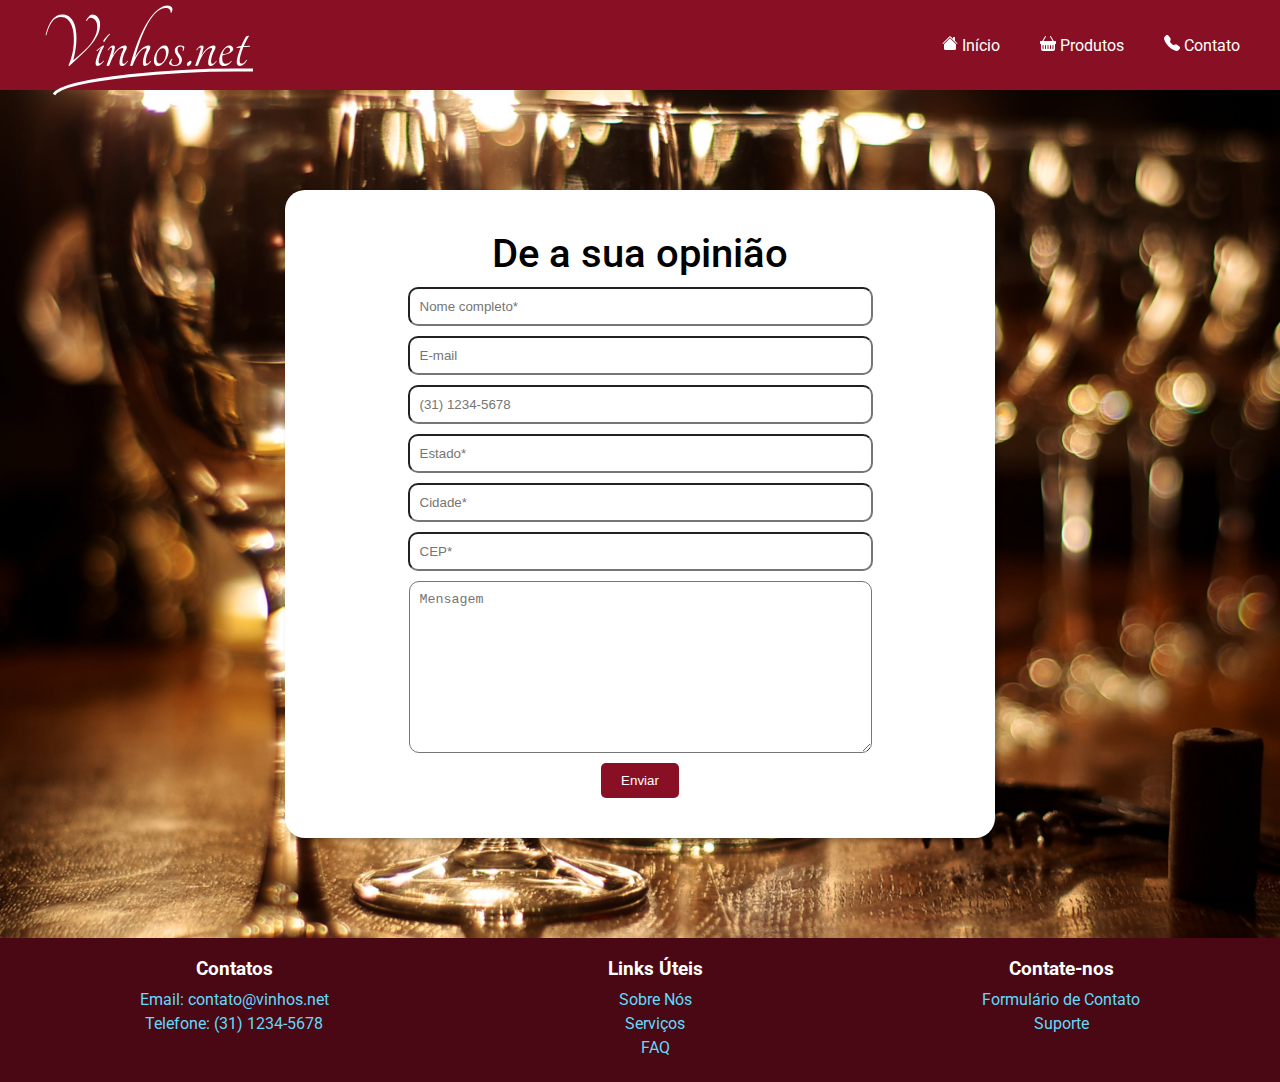
<file: feedback.html>
<!DOCTYPE html>
<html lang="pt-br">

<head>
    <meta charset="UTF-8">
    <link rel="stylesheet" href="style/styles.css">
    <link rel="stylesheet" href="style/avatar.css">
    <link rel="stylesheet" href="style/fontes.css">
    <link rel="preconnect" href="https://fonts.googleapis.com">
    <link rel="preconnect" href="https://fonts.gstatic.com" crossorigin>
    <link
        href="https://fonts.googleapis.com/css2?family=Roboto:ital,wght@0,100;0,300;0,400;0,500;0,700;0,900;1,100;1,300;1,400;1,500;1,700;1,900&family=Tangerine:wght@400;700&display=swap"
        rel="stylesheet">
    <title>Vinhos.net - feedback</title>

<body class="roboto-regular">
    <header class="menu" id="inicio">
        <!-- Define o cabeçalho da página com a classe "menu" e um id "inicio" para âncora -->
        <nav>
            <h1 class="tangerine-title"><a href="index.html" class="link-remove">
                    <svg width="235" height="91" viewBox="0 0 235 91" fill="none" xmlns="http://www.w3.org/2000/svg">
                        <path
                            d="M60.08 18.92C60.08 23.0267 59.2 26.84 57.44 30.36C55.68 33.8267 53.36 37.2133 50.48 40.52C47.6 43.7733 44.32 47.08 40.64 50.44C36.96 53.7467 33.2 57.2933 29.36 61.08C28.9867 61.08 28.7467 61 28.64 60.84C28.5867 60.6267 28.5867 60.36 28.64 60.04C28.7467 59.72 28.88 59.3733 29.04 59C29.2 58.6267 29.36 58.2533 29.52 57.88C30.6933 55.0533 31.6533 51.96 32.4 48.6C33.1467 45.1867 33.6 41.8 33.76 38.44C33.9733 35.0267 33.8933 31.7467 33.52 28.6C33.2 25.4 32.5067 22.5733 31.44 20.12C30.4267 17.6667 29.0667 15.72 27.36 14.28C25.6533 12.7867 23.5467 12.04 21.04 12.04C17.4133 12.04 14.4533 13.5867 12.16 16.68C9.86667 19.72 7.94667 24.1733 6.4 30.04C6.29333 30.2533 6.13333 30.3333 5.92 30.28C5.70667 30.2267 5.6 30.0933 5.6 29.88C7.14667 23.2133 9.33333 18.1467 12.16 14.68C14.9867 11.2133 18.4 9.48 22.4 9.48C24.8533 9.48 26.96 10.0933 28.72 11.32C30.48 12.5467 31.9467 14.2267 33.12 16.36C34.2933 18.4933 35.1467 21.0267 35.68 23.96C36.2133 26.84 36.48 29.9867 36.48 33.4C36.48 36.76 36.1867 40.3067 35.6 44.04C35.0667 47.72 34.2933 51.4267 33.28 55.16C37.0133 52.0667 40.3733 49.16 43.36 46.44C46.3467 43.72 48.8533 41.0533 50.88 38.44C52.9067 35.7733 54.4533 33.08 55.52 30.36C56.64 27.64 57.2 24.7333 57.2 21.64C57.2 18.9733 56.5867 16.8667 55.36 15.32C54.1333 13.7733 52.5867 12.9467 50.72 12.84C49.2267 12.7867 47.9467 13.8533 46.88 16.04C46.72 16.1467 46.56 16.1467 46.4 16.04C46.24 15.9333 46.16 15.7467 46.16 15.48C46.4267 14.7333 46.8 14.0133 47.28 13.32C47.8133 12.5733 48.3467 11.9333 48.88 11.4C49.4667 10.8133 50.0533 10.36 50.64 10.04C51.2267 9.66666 51.7333 9.48 52.16 9.48C53.28 9.48 54.32 9.72 55.28 10.2C56.24 10.68 57.0667 11.3467 57.76 12.2C58.5067 13.0533 59.0667 14.0667 59.44 15.24C59.8667 16.36 60.08 17.5867 60.08 18.92ZM57.0506 46.12C56.8906 46.2267 56.7306 46.2 56.5706 46.04C56.464 45.8267 56.464 45.64 56.5706 45.48C57.3173 44.7333 58.3306 43.88 59.6106 42.92C60.8906 41.96 62.1706 41.16 63.4506 40.52C63.8773 40.52 64.0906 40.76 64.0906 41.24C63.3973 42.4667 62.704 43.8 62.0106 45.24C61.3706 46.68 60.784 48.12 60.2506 49.56C59.7706 50.9467 59.3706 52.3067 59.0506 53.64C58.7306 54.92 58.5706 55.9867 58.5706 56.84C58.5706 57.96 58.944 58.52 59.6906 58.52C60.2773 58.52 60.8373 58.28 61.3706 57.8C61.9573 57.2667 62.624 56.5733 63.3706 55.72C63.4773 55.6133 63.6106 55.64 63.7706 55.8C63.9306 55.96 63.9573 56.1467 63.8506 56.36C62.8906 57.5333 61.8506 58.6 60.7306 59.56C59.664 60.52 58.6506 61 57.6906 61C56.304 61 55.6106 60.12 55.6106 58.36C55.6106 57.3467 55.7706 56.1467 56.0906 54.76C56.464 53.32 56.9173 51.88 57.4506 50.44C57.984 49 58.5706 47.6133 59.2106 46.28C59.904 44.9467 60.5706 43.8 61.2106 42.84C60.624 43.2667 59.8773 43.8267 58.9706 44.52C58.1173 45.16 57.4773 45.6933 57.0506 46.12ZM64.2506 37.08C64.0906 37.24 63.9306 37.2667 63.7706 37.16C63.664 37 63.584 36.8133 63.5306 36.6C63.4773 36.3333 63.4506 36.04 63.4506 35.72C63.4506 35.4 63.5306 35.1333 63.6906 34.92C65.0773 33 67.024 30.9467 69.5306 28.76C69.6906 28.7067 69.8506 28.76 70.0106 28.92C70.1706 29.0267 70.1973 29.1333 70.0906 29.24C68.9706 30.2533 67.904 31.48 66.8906 32.92C65.8773 34.3067 64.9973 35.6933 64.2506 37.08ZM87.4038 55.88C87.5638 55.7733 87.7238 55.7733 87.8838 55.88C88.0438 55.9867 88.0971 56.1467 88.0438 56.36C87.1371 57.5867 86.1238 58.68 85.0038 59.64C83.9371 60.5467 82.9238 61 81.9638 61C80.3104 61 79.4838 59.9333 79.4838 57.8C79.4838 55.9867 79.8038 53.9867 80.4438 51.8C81.0838 49.56 81.9638 47.32 83.0838 45.08C83.2971 44.7067 83.4038 44.3333 83.4038 43.96C83.4038 43.3733 83.1371 43.08 82.6038 43.08C80.6304 43.08 78.4438 44.44 76.0438 47.16C73.6971 49.88 71.5104 54.1467 69.4838 59.96C69.3771 60.28 69.0838 60.5467 68.6038 60.76C68.1238 60.92 67.6704 61 67.2438 61C66.6571 61 66.4438 60.76 66.6038 60.28C67.5104 57.9867 68.4438 55.4 69.4038 52.52C70.4171 49.64 71.2971 46.7867 72.0438 43.96C72.2571 42.9467 72.0704 42.44 71.4838 42.44C70.9504 42.44 70.4171 42.7067 69.8838 43.24C69.3504 43.7733 68.7904 44.4667 68.2038 45.32C68.0971 45.4267 67.9638 45.4 67.8038 45.24C67.6971 45.08 67.6704 44.92 67.7238 44.76C68.3104 43.8533 69.1104 42.92 70.1237 41.96C71.1371 41 72.2304 40.52 73.4038 40.52C74.7371 40.52 75.1904 41.4267 74.7638 43.24C74.5504 44.4133 74.2571 45.6667 73.8838 47C73.5104 48.28 73.1104 49.56 72.6838 50.84C73.4304 49.4 74.3104 48.04 75.3238 46.76C76.3371 45.48 77.3771 44.3867 78.4438 43.48C79.5638 42.5733 80.6571 41.8533 81.7238 41.32C82.8438 40.7867 83.8838 40.52 84.8438 40.52C85.4838 40.52 85.9638 40.68 86.2838 41C86.6571 41.32 86.8438 41.6933 86.8438 42.12C86.8438 42.8133 86.6838 43.5067 86.3638 44.2C85.2438 46.2267 84.2838 48.36 83.4838 50.6C82.7371 52.7867 82.3638 54.8133 82.3638 56.68C82.3638 58.0133 82.7904 58.68 83.6438 58.68C84.7638 58.68 86.0171 57.7467 87.4038 55.88ZM90.205 60.28C92.605 51.1067 95.2983 42.84 98.285 35.48C101.272 28.12 104.392 21.8533 107.645 16.68C110.952 11.5067 114.312 7.53333 117.725 4.76C121.138 1.93333 124.445 0.519997 127.645 0.519997C128.818 0.519997 129.778 0.759997 130.525 1.24C131.325 1.66666 131.858 2.22667 132.125 2.92C132.445 3.61333 132.525 4.38666 132.365 5.24C132.258 6.09333 131.885 6.92 131.245 7.72C131.138 7.88 131.005 7.93333 130.845 7.88C130.685 7.82666 130.605 7.69333 130.605 7.48C130.818 6.41333 130.498 5.4 129.645 4.44C128.792 3.48 127.432 3 125.565 3C123.058 3 120.498 3.98666 117.885 5.96C115.272 7.93333 112.658 10.9733 110.045 15.08C107.432 19.1333 104.845 24.2533 102.285 30.44C99.7783 36.6267 97.3517 43.96 95.005 52.44C95.8583 50.7867 96.845 49.24 97.965 47.8C99.085 46.3067 100.232 45.0267 101.405 43.96C102.578 42.8933 103.752 42.0667 104.925 41.48C106.152 40.84 107.325 40.52 108.445 40.52C109.085 40.52 109.565 40.68 109.885 41C110.205 41.32 110.365 41.6933 110.365 42.12C110.365 42.8133 110.125 43.5867 109.645 44.44C108.525 46.4133 107.592 48.44 106.845 50.52C106.152 52.6 105.805 54.4933 105.805 56.2C105.805 56.9467 105.885 57.56 106.045 58.04C106.258 58.52 106.578 58.76 107.005 58.76C107.538 58.76 108.098 58.4933 108.685 57.96C109.325 57.3733 109.885 56.7333 110.365 56.04C110.525 55.9333 110.685 55.96 110.845 56.12C111.005 56.2267 111.058 56.3867 111.005 56.6C110.685 57.08 110.285 57.5867 109.805 58.12C109.325 58.6 108.792 59.08 108.205 59.56C107.672 59.9867 107.112 60.3333 106.525 60.6C105.938 60.8667 105.405 61 104.925 61C103.592 61 102.925 59.88 102.925 57.64C102.925 55.72 103.245 53.64 103.885 51.4C104.525 49.1067 105.298 47.08 106.205 45.32C106.525 44.7867 106.685 44.3333 106.685 43.96C106.685 43.48 106.392 43.24 105.805 43.24C104.845 43.24 103.805 43.6133 102.685 44.36C101.565 45.1067 100.418 46.2 99.245 47.64C98.0717 49.08 96.9517 50.84 95.885 52.92C94.8183 54.9467 93.8583 57.24 93.005 59.8C92.8983 60.1733 92.605 60.4667 92.125 60.68C91.6983 60.8933 91.2717 61 90.845 61C90.2583 61 90.045 60.76 90.205 60.28ZM124.444 40.52C125.884 40.52 126.951 41 127.644 41.96C128.338 42.92 128.684 44.1733 128.684 45.72C128.684 47.5333 128.338 49.3467 127.644 51.16C126.951 52.9733 126.071 54.6267 125.004 56.12C123.938 57.56 122.764 58.7333 121.484 59.64C120.258 60.5467 119.111 61 118.044 61C116.764 61 115.751 60.4933 115.004 59.48C114.258 58.4667 113.884 57.0267 113.884 55.16C113.884 53.6667 114.178 52.0667 114.764 50.36C115.351 48.6533 116.124 47.08 117.084 45.64C118.098 44.1467 119.218 42.92 120.444 41.96C121.724 41 123.058 40.52 124.444 40.52ZM119.644 58.52C120.444 58.52 121.218 58.2533 121.964 57.72C122.764 57.1333 123.458 56.3867 124.044 55.48C124.631 54.52 125.084 53.4267 125.404 52.2C125.778 50.9733 125.964 49.6933 125.964 48.36C125.964 46.76 125.698 45.5067 125.164 44.6C124.631 43.64 123.751 43.16 122.524 43.16C121.724 43.16 120.951 43.4533 120.204 44.04C119.458 44.5733 118.791 45.32 118.204 46.28C117.671 47.1867 117.244 48.28 116.924 49.56C116.604 50.7867 116.444 52.0933 116.444 53.48C116.444 56.84 117.511 58.52 119.644 58.52ZM140.573 40.52C141.64 40.52 142.52 40.7067 143.213 41.08C143.96 41.4 144.333 41.7733 144.333 42.2C144.333 42.7867 144.2 43.4533 143.933 44.2C143.72 44.9467 143.48 45.56 143.213 46.04C143.106 46.1467 142.946 46.1733 142.733 46.12C142.573 46.0133 142.52 45.88 142.573 45.72C142.733 45.3467 142.84 44.92 142.893 44.44C142.946 43.96 142.92 43.5333 142.813 43.16C142.546 42.0933 141.8 41.56 140.573 41.56C139.666 41.56 138.92 41.8267 138.333 42.36C137.8 42.8933 137.533 43.6933 137.533 44.76C137.533 45.6133 137.746 46.44 138.173 47.24C138.653 47.9867 139.16 48.76 139.693 49.56C140.28 50.3067 140.786 51.1333 141.213 52.04C141.693 52.8933 141.933 53.8533 141.933 54.92C141.933 56.6267 141.32 58.0667 140.093 59.24C138.92 60.4133 137.133 61 134.733 61C133.08 61 131.72 60.7067 130.653 60.12C129.586 59.5333 129.053 58.92 129.053 58.28C129.053 57.8 129.346 57.08 129.933 56.12C130.52 55.16 131.186 54.3867 131.933 53.8C132.093 53.6933 132.226 53.72 132.333 53.88C132.493 54.04 132.52 54.2 132.413 54.36C131.986 54.7867 131.666 55.2933 131.453 55.88C131.24 56.4133 131.186 56.8933 131.293 57.32C131.453 58.2267 131.853 58.92 132.493 59.4C133.186 59.8267 133.986 60.04 134.893 60.04C136.28 60.04 137.346 59.6667 138.093 58.92C138.893 58.1733 139.293 57.2133 139.293 56.04C139.293 55.0267 139.053 54.0933 138.573 53.24C138.093 52.3333 137.56 51.48 136.973 50.68C136.44 49.8267 135.933 49 135.453 48.2C135.026 47.3467 134.813 46.44 134.813 45.48C134.813 44.0933 135.32 42.92 136.333 41.96C137.4 41 138.813 40.52 140.573 40.52ZM147.891 61C147.251 61 146.931 60.4133 146.931 59.24C146.931 58.92 147.038 58.5733 147.251 58.2C147.465 57.8267 147.758 57.4533 148.131 57.08C148.505 56.7067 148.905 56.4133 149.331 56.2C149.758 55.9333 150.211 55.8 150.691 55.8C151.225 55.8 151.491 56.2 151.491 57C151.491 57.4267 151.358 57.88 151.091 58.36C150.878 58.7867 150.585 59.2133 150.211 59.64C149.891 60.0133 149.518 60.3333 149.091 60.6C148.665 60.8667 148.265 61 147.891 61ZM176.076 55.88C176.236 55.7733 176.396 55.7733 176.556 55.88C176.716 55.9867 176.769 56.1467 176.716 56.36C175.809 57.5867 174.796 58.68 173.676 59.64C172.609 60.5467 171.596 61 170.636 61C168.982 61 168.156 59.9333 168.156 57.8C168.156 55.9867 168.476 53.9867 169.116 51.8C169.756 49.56 170.636 47.32 171.756 45.08C171.969 44.7067 172.076 44.3333 172.076 43.96C172.076 43.3733 171.809 43.08 171.276 43.08C169.302 43.08 167.116 44.44 164.716 47.16C162.369 49.88 160.182 54.1467 158.156 59.96C158.049 60.28 157.756 60.5467 157.276 60.76C156.796 60.92 156.342 61 155.916 61C155.329 61 155.116 60.76 155.276 60.28C156.182 57.9867 157.116 55.4 158.076 52.52C159.089 49.64 159.969 46.7867 160.716 43.96C160.929 42.9467 160.742 42.44 160.156 42.44C159.622 42.44 159.089 42.7067 158.556 43.24C158.022 43.7733 157.462 44.4667 156.876 45.32C156.769 45.4267 156.636 45.4 156.476 45.24C156.369 45.08 156.342 44.92 156.396 44.76C156.982 43.8533 157.782 42.92 158.796 41.96C159.809 41 160.902 40.52 162.076 40.52C163.409 40.52 163.862 41.4267 163.436 43.24C163.222 44.4133 162.929 45.6667 162.556 47C162.182 48.28 161.782 49.56 161.356 50.84C162.102 49.4 162.982 48.04 163.996 46.76C165.009 45.48 166.049 44.3867 167.116 43.48C168.236 42.5733 169.329 41.8533 170.396 41.32C171.516 40.7867 172.556 40.52 173.516 40.52C174.156 40.52 174.636 40.68 174.956 41C175.329 41.32 175.516 41.6933 175.516 42.12C175.516 42.8133 175.356 43.5067 175.036 44.2C173.916 46.2267 172.956 48.36 172.156 50.6C171.409 52.7867 171.036 54.8133 171.036 56.68C171.036 58.0133 171.462 58.68 172.316 58.68C173.436 58.68 174.689 57.7467 176.076 55.88ZM193.277 44.04C193.277 44.7867 192.984 45.48 192.397 46.12C191.81 46.76 191.01 47.3467 189.997 47.88C188.984 48.36 187.81 48.8133 186.477 49.24C185.197 49.6667 183.837 50.0667 182.397 50.44C182.344 51.0267 182.29 51.6133 182.237 52.2C182.237 52.7867 182.237 53.4267 182.237 54.12C182.237 55.4533 182.53 56.5733 183.117 57.48C183.704 58.3867 184.53 58.84 185.597 58.84C186.664 58.84 187.65 58.5733 188.557 58.04C189.517 57.5067 190.37 56.7867 191.117 55.88C191.33 55.7733 191.49 55.8 191.597 55.96C191.704 56.12 191.704 56.3067 191.597 56.52C190.69 57.7467 189.544 58.8133 188.157 59.72C186.824 60.5733 185.41 61 183.917 61C182.53 61 181.384 60.5467 180.477 59.64C179.624 58.7333 179.197 57.4 179.197 55.64C179.197 54.04 179.49 52.36 180.077 50.6C180.664 48.7867 181.437 47.1333 182.397 45.64C183.357 44.1467 184.45 42.92 185.677 41.96C186.957 41 188.29 40.52 189.677 40.52C190.69 40.52 191.544 40.8933 192.237 41.64C192.93 42.3333 193.277 43.1333 193.277 44.04ZM187.997 42.6C186.77 42.6 185.677 43.1333 184.717 44.2C183.757 45.2667 183.064 46.9467 182.637 49.24C185.197 48.8667 187.064 48.3333 188.237 47.64C189.464 46.8933 190.077 46.0667 190.077 45.16C190.077 44.4133 189.89 43.8 189.517 43.32C189.144 42.84 188.637 42.6 187.997 42.6ZM209.761 40.84C210.028 40.9467 210.135 41.1067 210.081 41.32C210.028 41.5333 209.788 41.6667 209.361 41.72C208.508 41.7733 207.548 41.8267 206.481 41.88C205.468 41.9333 204.428 42.0133 203.361 42.12C202.295 44.7867 201.415 47.3467 200.721 49.8C200.028 52.2533 199.681 54.28 199.681 55.88C199.681 57.6933 200.375 58.6 201.761 58.6C203.148 58.6 204.668 57.3733 206.321 54.92C206.481 54.8133 206.641 54.84 206.801 55C206.961 55.1067 207.015 55.2933 206.961 55.56C206.481 56.3067 205.921 57.0267 205.281 57.72C204.695 58.36 204.081 58.92 203.441 59.4C202.801 59.88 202.188 60.28 201.601 60.6C201.015 60.8667 200.535 61 200.161 61C198.988 61 198.108 60.6533 197.521 59.96C196.988 59.2133 196.721 58.3333 196.721 57.32C196.721 55.56 197.095 53.3467 197.841 50.68C198.588 48.0133 199.521 45.2667 200.641 42.44C199.948 42.5467 199.281 42.6533 198.641 42.76C198.001 42.8667 197.388 42.9733 196.801 43.08C196.535 43.0267 196.455 42.8933 196.561 42.68C196.721 42.4667 196.961 42.2533 197.281 42.04C197.655 41.8267 198.081 41.64 198.561 41.48C199.041 41.2667 199.495 41.16 199.921 41.16C200.188 41.1067 200.401 41.08 200.561 41.08C200.775 41.08 200.988 41.08 201.201 41.08C201.948 39.4267 202.695 37.8533 203.441 36.36C204.188 34.8133 204.935 33.4 205.681 32.12C206.001 31.8 206.348 31.5333 206.721 31.32C207.148 31.0533 207.548 30.8933 207.921 30.84C208.295 30.7333 208.588 30.7067 208.801 30.76C209.015 30.76 209.095 30.84 209.041 31C208.135 32.3867 207.228 33.9333 206.321 35.64C205.468 37.3467 204.641 39.1067 203.841 40.92C204.801 40.92 205.761 40.92 206.721 40.92C207.681 40.8667 208.695 40.84 209.761 40.84Z"
                            fill="white" />
                        <path d="M213.002 65.1089C138.335 63.7756 24 73.5 14 89.4995" stroke="white" stroke-width="3" />
                    </svg>
                </a></h1>
            <ul>
                <!-- Lista não ordenada para os links de navegação do cabeçalho -->
                <li><a href="index.html">
                        <svg xmlns="http://www.w3.org/2000/svg" width="16" height="16" fill="currentColor"
                            class="bi bi-house-fill" viewBox="0 0 16 16">
                            <path
                                d="M8.707 1.5a1 1 0 0 0-1.414 0L.646 8.146a.5.5 0 0 0 .708.708L8 2.207l6.646 6.647a.5.5 0 0 0 .708-.708L13 5.793V2.5a.5.5 0 0 0-.5-.5h-1a.5.5 0 0 0-.5.5v1.293z" />
                            <path d="m8 3.293 6 6V13.5a1.5 1.5 0 0 1-1.5 1.5h-9A1.5 1.5 0 0 1 2 13.5V9.293z" />
                        </svg>
                        Início</a></li> <!-- Link âncora para a seção de início da página -->
                <li><a href="#meio">
                        <svg xmlns="http://www.w3.org/2000/svg" width="16" height="16" fill="currentColor"
                            class="bi bi-basket-fill" viewBox="0 0 16 16">
                            <path
                                d="M5.071 1.243a.5.5 0 0 1 .858.514L3.383 6h9.234L10.07 1.757a.5.5 0 1 1 .858-.514L13.783 6H15.5a.5.5 0 0 1 .5.5v2a.5.5 0 0 1-.5.5H15v5a2 2 0 0 1-2 2H3a2 2 0 0 1-2-2V9H.5a.5.5 0 0 1-.5-.5v-2A.5.5 0 0 1 .5 6h1.717zM3.5 10.5a.5.5 0 1 0-1 0v3a.5.5 0 0 0 1 0zm2.5 0a.5.5 0 1 0-1 0v3a.5.5 0 0 0 1 0zm2.5 0a.5.5 0 1 0-1 0v3a.5.5 0 0 0 1 0zm2.5 0a.5.5 0 1 0-1 0v3a.5.5 0 0 0 1 0zm2.5 0a.5.5 0 1 0-1 0v3a.5.5 0 0 0 1 0z" />
                        </svg>
                        Produtos</a></li> <!-- Link âncora para a seção de produtos da página -->
                <li><a href="#contato">
                        <svg xmlns="http://www.w3.org/2000/svg" width="16" height="16" fill="currentColor"
                            class="bi bi-telephone-fill" viewBox="0 0 16 16">
                            <path fill-rule="evenodd"
                                d="M1.885.511a1.745 1.745 0 0 1 2.61.163L6.29 2.98c.329.423.445.974.315 1.494l-.547 2.19a.68.68 0 0 0 .178.643l2.457 2.457a.68.68 0 0 0 .644.178l2.189-.547a1.75 1.75 0 0 1 1.494.315l2.306 1.794c.829.645.905 1.87.163 2.611l-1.034 1.034c-.74.74-1.846 1.065-2.877.702a18.6 18.6 0 0 1-7.01-4.42 18.6 18.6 0 0 1-4.42-7.009c-.362-1.03-.037-2.137.703-2.877z" />
                        </svg>
                        Contato</a></li> <!-- Link âncora para a seção de contato da página -->
            </ul>
        </nav>
        <div class="user-area">
            <!-- Div que agrupa a área do usuário, incluindo foto e menu de opções -->
            <!--
            <div class="user-photo">
                <img src="assets/users/unknownuser.png" alt="Foto de usuário" id="user">
            </div>
          
            <div class="user-options">
                <ul class="user-menu">
                    <li><a href="#">Mais opções</a>
                        <ul>
                            <li><a href="#" id="log-sin">Logar / Minha conta</a></li>
                            <li><a href="#" id="sair">Sair</a></li>
                        </ul>
                    </li>
                </ul>
            </div>
        </div>
          -->
    </header>

    <main class="conteudo" id="feedback">
        <section class="texto" id="meio">
            <!-- Seção contendo produtos gerais organizados em categorias -->
            <form class="caixa--form">
                <h1 class="roboto-medium">De a sua opinião</h1>

                <input type="text" placeholder="Nome completo*" required>
                <input type="email" placeholder="E-mail" required>
                <input type="tel" placeholder="(31) 1234-5678">
                <input type="text" placeholder="Estado*" required>
                <input type="text" placeholder="Cidade*" required>
                <input type="text" placeholder="CEP*" required>
                <textarea placeholder="Mensagem"></textarea>
                <button>Enviar</button>
            </form>
        </section>
    </main>
    <footer class="rodape" id="contato">
        <!-- Rodapé da página, com a classe "rodape" e id "contato" para âncora -->
        <div>
            <!-- Bloco de informações de contato -->
            <h3>Contatos</h3> <!-- Título da seção de contatos -->
            <a href="mailto:contato@vinhos.net">Email: contato@vinhos.net</a>
            <!-- Link para enviar email para o contato -->
            <a href="tel:+553112345678">Telefone: (31) 1234-5678</a>
            <!-- Link para iniciar uma ligação para o número de contato -->
        </div>
        <div>
            <!-- Bloco de links úteis -->
            <h3>Links Úteis</h3> <!-- Título da seção de links úteis -->
            <a href="sobre.html">Sobre Nós</a> <!-- Link âncora para a seção "Sobre Nós" -->
            <a href="#mailto:suporte@vinhos.net">Serviços</a> <!-- Link âncora para a seção "Serviços" -->
            <a href="FAQ.html">FAQ</a> <!-- Link âncora para a seção "FAQ" -->
        </div>
        <div>
            <!-- Bloco de links de contato e suporte -->
            <h3>Contate-nos</h3> <!-- Título da seção de suporte -->
            <a href="formulario-contato.html">Formulário de Contato</a>
            <!-- Link âncora para o formulário de contato -->
            <a href="#suporte">Suporte</a> <!-- Link âncora para a seção de suporte -->
        </div>
    </footer>
</body>

</html>
</file>
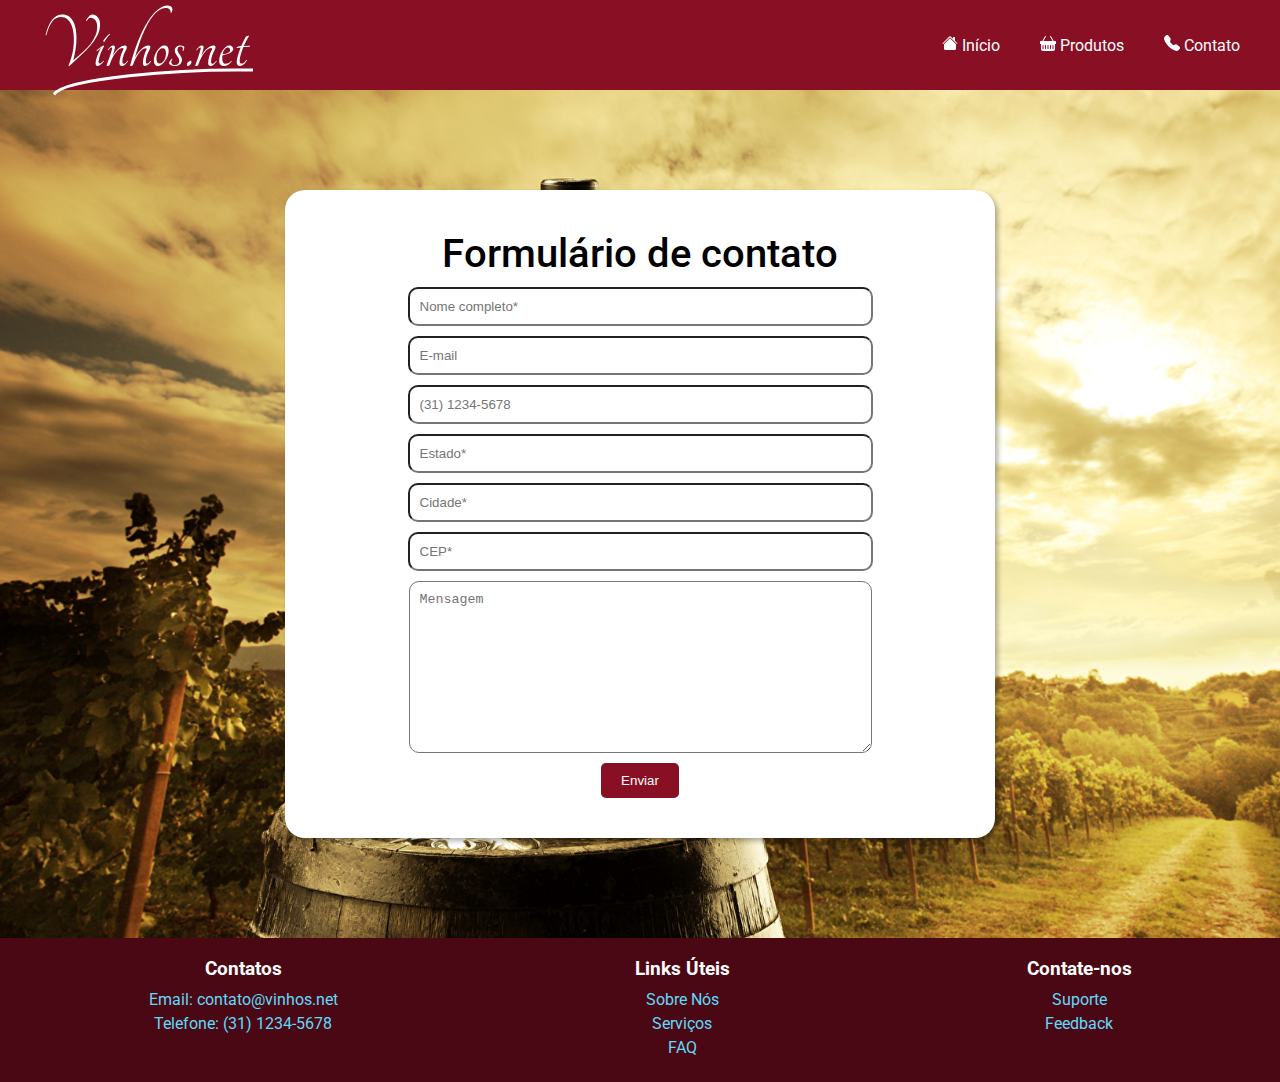
<file: formulario-contato.html>
<!DOCTYPE html>
<html lang="pt-br">

<head>
    <meta charset="UTF-8">
    <link rel="stylesheet" href="style/styles.css">
    <link rel="stylesheet" href="style/avatar.css">
    <link rel="stylesheet" href="style/fontes.css">
    <link rel="preconnect" href="https://fonts.googleapis.com">
    <link rel="preconnect" href="https://fonts.gstatic.com" crossorigin>
    <link
        href="https://fonts.googleapis.com/css2?family=Roboto:ital,wght@0,100;0,300;0,400;0,500;0,700;0,900;1,100;1,300;1,400;1,500;1,700;1,900&family=Tangerine:wght@400;700&display=swap"
        rel="stylesheet">
    <title>Vinhos.net - contato</title>

<body class="roboto-regular">
    <header class="menu" id="inicio">
        <!-- Define o cabeçalho da página com a classe "menu" e um id "inicio" para âncora -->
        <nav>
            <h1 class="tangerine-title"><a href="index.html" class="link-remove">
                    <svg width="235" height="91" viewBox="0 0 235 91" fill="none" xmlns="http://www.w3.org/2000/svg">
                        <path
                            d="M60.08 18.92C60.08 23.0267 59.2 26.84 57.44 30.36C55.68 33.8267 53.36 37.2133 50.48 40.52C47.6 43.7733 44.32 47.08 40.64 50.44C36.96 53.7467 33.2 57.2933 29.36 61.08C28.9867 61.08 28.7467 61 28.64 60.84C28.5867 60.6267 28.5867 60.36 28.64 60.04C28.7467 59.72 28.88 59.3733 29.04 59C29.2 58.6267 29.36 58.2533 29.52 57.88C30.6933 55.0533 31.6533 51.96 32.4 48.6C33.1467 45.1867 33.6 41.8 33.76 38.44C33.9733 35.0267 33.8933 31.7467 33.52 28.6C33.2 25.4 32.5067 22.5733 31.44 20.12C30.4267 17.6667 29.0667 15.72 27.36 14.28C25.6533 12.7867 23.5467 12.04 21.04 12.04C17.4133 12.04 14.4533 13.5867 12.16 16.68C9.86667 19.72 7.94667 24.1733 6.4 30.04C6.29333 30.2533 6.13333 30.3333 5.92 30.28C5.70667 30.2267 5.6 30.0933 5.6 29.88C7.14667 23.2133 9.33333 18.1467 12.16 14.68C14.9867 11.2133 18.4 9.48 22.4 9.48C24.8533 9.48 26.96 10.0933 28.72 11.32C30.48 12.5467 31.9467 14.2267 33.12 16.36C34.2933 18.4933 35.1467 21.0267 35.68 23.96C36.2133 26.84 36.48 29.9867 36.48 33.4C36.48 36.76 36.1867 40.3067 35.6 44.04C35.0667 47.72 34.2933 51.4267 33.28 55.16C37.0133 52.0667 40.3733 49.16 43.36 46.44C46.3467 43.72 48.8533 41.0533 50.88 38.44C52.9067 35.7733 54.4533 33.08 55.52 30.36C56.64 27.64 57.2 24.7333 57.2 21.64C57.2 18.9733 56.5867 16.8667 55.36 15.32C54.1333 13.7733 52.5867 12.9467 50.72 12.84C49.2267 12.7867 47.9467 13.8533 46.88 16.04C46.72 16.1467 46.56 16.1467 46.4 16.04C46.24 15.9333 46.16 15.7467 46.16 15.48C46.4267 14.7333 46.8 14.0133 47.28 13.32C47.8133 12.5733 48.3467 11.9333 48.88 11.4C49.4667 10.8133 50.0533 10.36 50.64 10.04C51.2267 9.66666 51.7333 9.48 52.16 9.48C53.28 9.48 54.32 9.72 55.28 10.2C56.24 10.68 57.0667 11.3467 57.76 12.2C58.5067 13.0533 59.0667 14.0667 59.44 15.24C59.8667 16.36 60.08 17.5867 60.08 18.92ZM57.0506 46.12C56.8906 46.2267 56.7306 46.2 56.5706 46.04C56.464 45.8267 56.464 45.64 56.5706 45.48C57.3173 44.7333 58.3306 43.88 59.6106 42.92C60.8906 41.96 62.1706 41.16 63.4506 40.52C63.8773 40.52 64.0906 40.76 64.0906 41.24C63.3973 42.4667 62.704 43.8 62.0106 45.24C61.3706 46.68 60.784 48.12 60.2506 49.56C59.7706 50.9467 59.3706 52.3067 59.0506 53.64C58.7306 54.92 58.5706 55.9867 58.5706 56.84C58.5706 57.96 58.944 58.52 59.6906 58.52C60.2773 58.52 60.8373 58.28 61.3706 57.8C61.9573 57.2667 62.624 56.5733 63.3706 55.72C63.4773 55.6133 63.6106 55.64 63.7706 55.8C63.9306 55.96 63.9573 56.1467 63.8506 56.36C62.8906 57.5333 61.8506 58.6 60.7306 59.56C59.664 60.52 58.6506 61 57.6906 61C56.304 61 55.6106 60.12 55.6106 58.36C55.6106 57.3467 55.7706 56.1467 56.0906 54.76C56.464 53.32 56.9173 51.88 57.4506 50.44C57.984 49 58.5706 47.6133 59.2106 46.28C59.904 44.9467 60.5706 43.8 61.2106 42.84C60.624 43.2667 59.8773 43.8267 58.9706 44.52C58.1173 45.16 57.4773 45.6933 57.0506 46.12ZM64.2506 37.08C64.0906 37.24 63.9306 37.2667 63.7706 37.16C63.664 37 63.584 36.8133 63.5306 36.6C63.4773 36.3333 63.4506 36.04 63.4506 35.72C63.4506 35.4 63.5306 35.1333 63.6906 34.92C65.0773 33 67.024 30.9467 69.5306 28.76C69.6906 28.7067 69.8506 28.76 70.0106 28.92C70.1706 29.0267 70.1973 29.1333 70.0906 29.24C68.9706 30.2533 67.904 31.48 66.8906 32.92C65.8773 34.3067 64.9973 35.6933 64.2506 37.08ZM87.4038 55.88C87.5638 55.7733 87.7238 55.7733 87.8838 55.88C88.0438 55.9867 88.0971 56.1467 88.0438 56.36C87.1371 57.5867 86.1238 58.68 85.0038 59.64C83.9371 60.5467 82.9238 61 81.9638 61C80.3104 61 79.4838 59.9333 79.4838 57.8C79.4838 55.9867 79.8038 53.9867 80.4438 51.8C81.0838 49.56 81.9638 47.32 83.0838 45.08C83.2971 44.7067 83.4038 44.3333 83.4038 43.96C83.4038 43.3733 83.1371 43.08 82.6038 43.08C80.6304 43.08 78.4438 44.44 76.0438 47.16C73.6971 49.88 71.5104 54.1467 69.4838 59.96C69.3771 60.28 69.0838 60.5467 68.6038 60.76C68.1238 60.92 67.6704 61 67.2438 61C66.6571 61 66.4438 60.76 66.6038 60.28C67.5104 57.9867 68.4438 55.4 69.4038 52.52C70.4171 49.64 71.2971 46.7867 72.0438 43.96C72.2571 42.9467 72.0704 42.44 71.4838 42.44C70.9504 42.44 70.4171 42.7067 69.8838 43.24C69.3504 43.7733 68.7904 44.4667 68.2038 45.32C68.0971 45.4267 67.9638 45.4 67.8038 45.24C67.6971 45.08 67.6704 44.92 67.7238 44.76C68.3104 43.8533 69.1104 42.92 70.1237 41.96C71.1371 41 72.2304 40.52 73.4038 40.52C74.7371 40.52 75.1904 41.4267 74.7638 43.24C74.5504 44.4133 74.2571 45.6667 73.8838 47C73.5104 48.28 73.1104 49.56 72.6838 50.84C73.4304 49.4 74.3104 48.04 75.3238 46.76C76.3371 45.48 77.3771 44.3867 78.4438 43.48C79.5638 42.5733 80.6571 41.8533 81.7238 41.32C82.8438 40.7867 83.8838 40.52 84.8438 40.52C85.4838 40.52 85.9638 40.68 86.2838 41C86.6571 41.32 86.8438 41.6933 86.8438 42.12C86.8438 42.8133 86.6838 43.5067 86.3638 44.2C85.2438 46.2267 84.2838 48.36 83.4838 50.6C82.7371 52.7867 82.3638 54.8133 82.3638 56.68C82.3638 58.0133 82.7904 58.68 83.6438 58.68C84.7638 58.68 86.0171 57.7467 87.4038 55.88ZM90.205 60.28C92.605 51.1067 95.2983 42.84 98.285 35.48C101.272 28.12 104.392 21.8533 107.645 16.68C110.952 11.5067 114.312 7.53333 117.725 4.76C121.138 1.93333 124.445 0.519997 127.645 0.519997C128.818 0.519997 129.778 0.759997 130.525 1.24C131.325 1.66666 131.858 2.22667 132.125 2.92C132.445 3.61333 132.525 4.38666 132.365 5.24C132.258 6.09333 131.885 6.92 131.245 7.72C131.138 7.88 131.005 7.93333 130.845 7.88C130.685 7.82666 130.605 7.69333 130.605 7.48C130.818 6.41333 130.498 5.4 129.645 4.44C128.792 3.48 127.432 3 125.565 3C123.058 3 120.498 3.98666 117.885 5.96C115.272 7.93333 112.658 10.9733 110.045 15.08C107.432 19.1333 104.845 24.2533 102.285 30.44C99.7783 36.6267 97.3517 43.96 95.005 52.44C95.8583 50.7867 96.845 49.24 97.965 47.8C99.085 46.3067 100.232 45.0267 101.405 43.96C102.578 42.8933 103.752 42.0667 104.925 41.48C106.152 40.84 107.325 40.52 108.445 40.52C109.085 40.52 109.565 40.68 109.885 41C110.205 41.32 110.365 41.6933 110.365 42.12C110.365 42.8133 110.125 43.5867 109.645 44.44C108.525 46.4133 107.592 48.44 106.845 50.52C106.152 52.6 105.805 54.4933 105.805 56.2C105.805 56.9467 105.885 57.56 106.045 58.04C106.258 58.52 106.578 58.76 107.005 58.76C107.538 58.76 108.098 58.4933 108.685 57.96C109.325 57.3733 109.885 56.7333 110.365 56.04C110.525 55.9333 110.685 55.96 110.845 56.12C111.005 56.2267 111.058 56.3867 111.005 56.6C110.685 57.08 110.285 57.5867 109.805 58.12C109.325 58.6 108.792 59.08 108.205 59.56C107.672 59.9867 107.112 60.3333 106.525 60.6C105.938 60.8667 105.405 61 104.925 61C103.592 61 102.925 59.88 102.925 57.64C102.925 55.72 103.245 53.64 103.885 51.4C104.525 49.1067 105.298 47.08 106.205 45.32C106.525 44.7867 106.685 44.3333 106.685 43.96C106.685 43.48 106.392 43.24 105.805 43.24C104.845 43.24 103.805 43.6133 102.685 44.36C101.565 45.1067 100.418 46.2 99.245 47.64C98.0717 49.08 96.9517 50.84 95.885 52.92C94.8183 54.9467 93.8583 57.24 93.005 59.8C92.8983 60.1733 92.605 60.4667 92.125 60.68C91.6983 60.8933 91.2717 61 90.845 61C90.2583 61 90.045 60.76 90.205 60.28ZM124.444 40.52C125.884 40.52 126.951 41 127.644 41.96C128.338 42.92 128.684 44.1733 128.684 45.72C128.684 47.5333 128.338 49.3467 127.644 51.16C126.951 52.9733 126.071 54.6267 125.004 56.12C123.938 57.56 122.764 58.7333 121.484 59.64C120.258 60.5467 119.111 61 118.044 61C116.764 61 115.751 60.4933 115.004 59.48C114.258 58.4667 113.884 57.0267 113.884 55.16C113.884 53.6667 114.178 52.0667 114.764 50.36C115.351 48.6533 116.124 47.08 117.084 45.64C118.098 44.1467 119.218 42.92 120.444 41.96C121.724 41 123.058 40.52 124.444 40.52ZM119.644 58.52C120.444 58.52 121.218 58.2533 121.964 57.72C122.764 57.1333 123.458 56.3867 124.044 55.48C124.631 54.52 125.084 53.4267 125.404 52.2C125.778 50.9733 125.964 49.6933 125.964 48.36C125.964 46.76 125.698 45.5067 125.164 44.6C124.631 43.64 123.751 43.16 122.524 43.16C121.724 43.16 120.951 43.4533 120.204 44.04C119.458 44.5733 118.791 45.32 118.204 46.28C117.671 47.1867 117.244 48.28 116.924 49.56C116.604 50.7867 116.444 52.0933 116.444 53.48C116.444 56.84 117.511 58.52 119.644 58.52ZM140.573 40.52C141.64 40.52 142.52 40.7067 143.213 41.08C143.96 41.4 144.333 41.7733 144.333 42.2C144.333 42.7867 144.2 43.4533 143.933 44.2C143.72 44.9467 143.48 45.56 143.213 46.04C143.106 46.1467 142.946 46.1733 142.733 46.12C142.573 46.0133 142.52 45.88 142.573 45.72C142.733 45.3467 142.84 44.92 142.893 44.44C142.946 43.96 142.92 43.5333 142.813 43.16C142.546 42.0933 141.8 41.56 140.573 41.56C139.666 41.56 138.92 41.8267 138.333 42.36C137.8 42.8933 137.533 43.6933 137.533 44.76C137.533 45.6133 137.746 46.44 138.173 47.24C138.653 47.9867 139.16 48.76 139.693 49.56C140.28 50.3067 140.786 51.1333 141.213 52.04C141.693 52.8933 141.933 53.8533 141.933 54.92C141.933 56.6267 141.32 58.0667 140.093 59.24C138.92 60.4133 137.133 61 134.733 61C133.08 61 131.72 60.7067 130.653 60.12C129.586 59.5333 129.053 58.92 129.053 58.28C129.053 57.8 129.346 57.08 129.933 56.12C130.52 55.16 131.186 54.3867 131.933 53.8C132.093 53.6933 132.226 53.72 132.333 53.88C132.493 54.04 132.52 54.2 132.413 54.36C131.986 54.7867 131.666 55.2933 131.453 55.88C131.24 56.4133 131.186 56.8933 131.293 57.32C131.453 58.2267 131.853 58.92 132.493 59.4C133.186 59.8267 133.986 60.04 134.893 60.04C136.28 60.04 137.346 59.6667 138.093 58.92C138.893 58.1733 139.293 57.2133 139.293 56.04C139.293 55.0267 139.053 54.0933 138.573 53.24C138.093 52.3333 137.56 51.48 136.973 50.68C136.44 49.8267 135.933 49 135.453 48.2C135.026 47.3467 134.813 46.44 134.813 45.48C134.813 44.0933 135.32 42.92 136.333 41.96C137.4 41 138.813 40.52 140.573 40.52ZM147.891 61C147.251 61 146.931 60.4133 146.931 59.24C146.931 58.92 147.038 58.5733 147.251 58.2C147.465 57.8267 147.758 57.4533 148.131 57.08C148.505 56.7067 148.905 56.4133 149.331 56.2C149.758 55.9333 150.211 55.8 150.691 55.8C151.225 55.8 151.491 56.2 151.491 57C151.491 57.4267 151.358 57.88 151.091 58.36C150.878 58.7867 150.585 59.2133 150.211 59.64C149.891 60.0133 149.518 60.3333 149.091 60.6C148.665 60.8667 148.265 61 147.891 61ZM176.076 55.88C176.236 55.7733 176.396 55.7733 176.556 55.88C176.716 55.9867 176.769 56.1467 176.716 56.36C175.809 57.5867 174.796 58.68 173.676 59.64C172.609 60.5467 171.596 61 170.636 61C168.982 61 168.156 59.9333 168.156 57.8C168.156 55.9867 168.476 53.9867 169.116 51.8C169.756 49.56 170.636 47.32 171.756 45.08C171.969 44.7067 172.076 44.3333 172.076 43.96C172.076 43.3733 171.809 43.08 171.276 43.08C169.302 43.08 167.116 44.44 164.716 47.16C162.369 49.88 160.182 54.1467 158.156 59.96C158.049 60.28 157.756 60.5467 157.276 60.76C156.796 60.92 156.342 61 155.916 61C155.329 61 155.116 60.76 155.276 60.28C156.182 57.9867 157.116 55.4 158.076 52.52C159.089 49.64 159.969 46.7867 160.716 43.96C160.929 42.9467 160.742 42.44 160.156 42.44C159.622 42.44 159.089 42.7067 158.556 43.24C158.022 43.7733 157.462 44.4667 156.876 45.32C156.769 45.4267 156.636 45.4 156.476 45.24C156.369 45.08 156.342 44.92 156.396 44.76C156.982 43.8533 157.782 42.92 158.796 41.96C159.809 41 160.902 40.52 162.076 40.52C163.409 40.52 163.862 41.4267 163.436 43.24C163.222 44.4133 162.929 45.6667 162.556 47C162.182 48.28 161.782 49.56 161.356 50.84C162.102 49.4 162.982 48.04 163.996 46.76C165.009 45.48 166.049 44.3867 167.116 43.48C168.236 42.5733 169.329 41.8533 170.396 41.32C171.516 40.7867 172.556 40.52 173.516 40.52C174.156 40.52 174.636 40.68 174.956 41C175.329 41.32 175.516 41.6933 175.516 42.12C175.516 42.8133 175.356 43.5067 175.036 44.2C173.916 46.2267 172.956 48.36 172.156 50.6C171.409 52.7867 171.036 54.8133 171.036 56.68C171.036 58.0133 171.462 58.68 172.316 58.68C173.436 58.68 174.689 57.7467 176.076 55.88ZM193.277 44.04C193.277 44.7867 192.984 45.48 192.397 46.12C191.81 46.76 191.01 47.3467 189.997 47.88C188.984 48.36 187.81 48.8133 186.477 49.24C185.197 49.6667 183.837 50.0667 182.397 50.44C182.344 51.0267 182.29 51.6133 182.237 52.2C182.237 52.7867 182.237 53.4267 182.237 54.12C182.237 55.4533 182.53 56.5733 183.117 57.48C183.704 58.3867 184.53 58.84 185.597 58.84C186.664 58.84 187.65 58.5733 188.557 58.04C189.517 57.5067 190.37 56.7867 191.117 55.88C191.33 55.7733 191.49 55.8 191.597 55.96C191.704 56.12 191.704 56.3067 191.597 56.52C190.69 57.7467 189.544 58.8133 188.157 59.72C186.824 60.5733 185.41 61 183.917 61C182.53 61 181.384 60.5467 180.477 59.64C179.624 58.7333 179.197 57.4 179.197 55.64C179.197 54.04 179.49 52.36 180.077 50.6C180.664 48.7867 181.437 47.1333 182.397 45.64C183.357 44.1467 184.45 42.92 185.677 41.96C186.957 41 188.29 40.52 189.677 40.52C190.69 40.52 191.544 40.8933 192.237 41.64C192.93 42.3333 193.277 43.1333 193.277 44.04ZM187.997 42.6C186.77 42.6 185.677 43.1333 184.717 44.2C183.757 45.2667 183.064 46.9467 182.637 49.24C185.197 48.8667 187.064 48.3333 188.237 47.64C189.464 46.8933 190.077 46.0667 190.077 45.16C190.077 44.4133 189.89 43.8 189.517 43.32C189.144 42.84 188.637 42.6 187.997 42.6ZM209.761 40.84C210.028 40.9467 210.135 41.1067 210.081 41.32C210.028 41.5333 209.788 41.6667 209.361 41.72C208.508 41.7733 207.548 41.8267 206.481 41.88C205.468 41.9333 204.428 42.0133 203.361 42.12C202.295 44.7867 201.415 47.3467 200.721 49.8C200.028 52.2533 199.681 54.28 199.681 55.88C199.681 57.6933 200.375 58.6 201.761 58.6C203.148 58.6 204.668 57.3733 206.321 54.92C206.481 54.8133 206.641 54.84 206.801 55C206.961 55.1067 207.015 55.2933 206.961 55.56C206.481 56.3067 205.921 57.0267 205.281 57.72C204.695 58.36 204.081 58.92 203.441 59.4C202.801 59.88 202.188 60.28 201.601 60.6C201.015 60.8667 200.535 61 200.161 61C198.988 61 198.108 60.6533 197.521 59.96C196.988 59.2133 196.721 58.3333 196.721 57.32C196.721 55.56 197.095 53.3467 197.841 50.68C198.588 48.0133 199.521 45.2667 200.641 42.44C199.948 42.5467 199.281 42.6533 198.641 42.76C198.001 42.8667 197.388 42.9733 196.801 43.08C196.535 43.0267 196.455 42.8933 196.561 42.68C196.721 42.4667 196.961 42.2533 197.281 42.04C197.655 41.8267 198.081 41.64 198.561 41.48C199.041 41.2667 199.495 41.16 199.921 41.16C200.188 41.1067 200.401 41.08 200.561 41.08C200.775 41.08 200.988 41.08 201.201 41.08C201.948 39.4267 202.695 37.8533 203.441 36.36C204.188 34.8133 204.935 33.4 205.681 32.12C206.001 31.8 206.348 31.5333 206.721 31.32C207.148 31.0533 207.548 30.8933 207.921 30.84C208.295 30.7333 208.588 30.7067 208.801 30.76C209.015 30.76 209.095 30.84 209.041 31C208.135 32.3867 207.228 33.9333 206.321 35.64C205.468 37.3467 204.641 39.1067 203.841 40.92C204.801 40.92 205.761 40.92 206.721 40.92C207.681 40.8667 208.695 40.84 209.761 40.84Z"
                            fill="white" />
                        <path d="M213.002 65.1089C138.335 63.7756 24 73.5 14 89.4995" stroke="white" stroke-width="3" />
                    </svg>
                </a></h1>
            <ul>
                <!-- Lista não ordenada para os links de navegação do cabeçalho -->
                <li><a href="index.html">
                        <svg xmlns="http://www.w3.org/2000/svg" width="16" height="16" fill="currentColor"
                            class="bi bi-house-fill" viewBox="0 0 16 16">
                            <path
                                d="M8.707 1.5a1 1 0 0 0-1.414 0L.646 8.146a.5.5 0 0 0 .708.708L8 2.207l6.646 6.647a.5.5 0 0 0 .708-.708L13 5.793V2.5a.5.5 0 0 0-.5-.5h-1a.5.5 0 0 0-.5.5v1.293z" />
                            <path d="m8 3.293 6 6V13.5a1.5 1.5 0 0 1-1.5 1.5h-9A1.5 1.5 0 0 1 2 13.5V9.293z" />
                        </svg>
                        Início</a></li> <!-- Link âncora para a seção de início da página -->
                <li><a href="#meio">
                        <svg xmlns="http://www.w3.org/2000/svg" width="16" height="16" fill="currentColor"
                            class="bi bi-basket-fill" viewBox="0 0 16 16">
                            <path
                                d="M5.071 1.243a.5.5 0 0 1 .858.514L3.383 6h9.234L10.07 1.757a.5.5 0 1 1 .858-.514L13.783 6H15.5a.5.5 0 0 1 .5.5v2a.5.5 0 0 1-.5.5H15v5a2 2 0 0 1-2 2H3a2 2 0 0 1-2-2V9H.5a.5.5 0 0 1-.5-.5v-2A.5.5 0 0 1 .5 6h1.717zM3.5 10.5a.5.5 0 1 0-1 0v3a.5.5 0 0 0 1 0zm2.5 0a.5.5 0 1 0-1 0v3a.5.5 0 0 0 1 0zm2.5 0a.5.5 0 1 0-1 0v3a.5.5 0 0 0 1 0zm2.5 0a.5.5 0 1 0-1 0v3a.5.5 0 0 0 1 0zm2.5 0a.5.5 0 1 0-1 0v3a.5.5 0 0 0 1 0z" />
                        </svg>
                        Produtos</a></li> <!-- Link âncora para a seção de produtos da página -->
                <li><a href="#contato">
                        <svg xmlns="http://www.w3.org/2000/svg" width="16" height="16" fill="currentColor"
                            class="bi bi-telephone-fill" viewBox="0 0 16 16">
                            <path fill-rule="evenodd"
                                d="M1.885.511a1.745 1.745 0 0 1 2.61.163L6.29 2.98c.329.423.445.974.315 1.494l-.547 2.19a.68.68 0 0 0 .178.643l2.457 2.457a.68.68 0 0 0 .644.178l2.189-.547a1.75 1.75 0 0 1 1.494.315l2.306 1.794c.829.645.905 1.87.163 2.611l-1.034 1.034c-.74.74-1.846 1.065-2.877.702a18.6 18.6 0 0 1-7.01-4.42 18.6 18.6 0 0 1-4.42-7.009c-.362-1.03-.037-2.137.703-2.877z" />
                        </svg>
                        Contato</a></li> <!-- Link âncora para a seção de contato da página -->
            </ul>
        </nav>
        <div class="user-area">
            <!-- Div que agrupa a área do usuário, incluindo foto e menu de opções -->
            <!--
            <div class="user-photo">
                <img src="assets/users/unknownuser.png" alt="Foto de usuário" id="user">
            </div>
          
            <div class="user-options">
                <ul class="user-menu">
                    <li><a href="#">Mais opções</a>
                        <ul>
                            <li><a href="#" id="log-sin">Logar / Minha conta</a></li>
                            <li><a href="#" id="sair">Sair</a></li>
                        </ul>
                    </li>
                </ul>
            </div>
        </div>
          -->
    </header>

    <main class="conteudo" id="sobre">
        <section class="texto" id="meio">
            <!-- Seção contendo produtos gerais organizados em categorias -->
            <form class="caixa--form">
                <h1 class="roboto-medium">Formulário de contato</h1>

                <input type="text" placeholder="Nome completo*" required>
                <input type="email" placeholder="E-mail" required>
                <input type="tel" placeholder="(31) 1234-5678">
                <input type="text" placeholder="Estado*" required>
                <input type="text" placeholder="Cidade*" required>
                <input type="text" placeholder="CEP*" required>
                <textarea placeholder="Mensagem"></textarea>
                <button>Enviar</button>
            </form>
        </section>
    </main>
    <footer class="rodape" id="contato">
        <!-- Rodapé da página, com a classe "rodape" e id "contato" para âncora -->
        <div>
            <!-- Bloco de informações de contato -->
            <h3>Contatos</h3> <!-- Título da seção de contatos -->
            <a href="mailto:contato@vinhos.net">Email: contato@vinhos.net</a>
            <!-- Link para enviar email para o contato -->
            <a href="tel:+553112345678">Telefone: (31) 1234-5678</a>
            <!-- Link para iniciar uma ligação para o número de contato -->
        </div>
        <div>
            <!-- Bloco de links úteis -->
            <h3>Links Úteis</h3> <!-- Título da seção de links úteis -->
            <a href="sobre.html">Sobre Nós</a> <!-- Link âncora para a seção "Sobre Nós" -->
            <a href="#servicos">Serviços</a> <!-- Link âncora para a seção "Serviços" -->
            <a href="FAQ.html">FAQ</a> <!-- Link âncora para a seção "FAQ" -->
        </div>
        <div>
            <!-- Bloco de links de contato e suporte -->
            <h3>Contate-nos</h3> <!-- Título da seção de suporte -->
            <a href="#mailto:suporte@vinhos.net">Suporte</a> <!-- Link âncora para a seção de suporte -->
            <a href="feedback.html">Feedback</a> <!-- Link âncora para a seção de feedback -->
        </div>
    </footer>
</body>

</html>
</file>
<file: style/styles.css>
/* Define margin e padding zero para todos os elementos, garantindo que 
   não existam espaçamentos indesejados por padrão */
* {
    margin: 0;
    padding: 0;
}

/* Suaviza a rolagem de página */
html {
    scroll-behavior: smooth;
}

/* Define o z-index da tag <body>, caso necessário para camadas */
body {
    z-index: 0;
}

/* Estilização principal da tag <main>, centralizando conteúdo e limitando a largura */
main {
    display: flex;
    flex-direction: column;
    align-items: center;
    width: 100%;
}

h2 {
    padding-bottom: 20px;
}

/* Define um menu fixo na parte superior com cor de fundo e alinhamento de conteúdo */
.menu nav {
    width: 100%;
    height: 10vh;
    background-color: #890f25;
    display: flex;
    justify-content: flex-end;
    position: fixed;
    top: 0;
    z-index: 1;
}

.menu nav h1 {
    color: #fff;
    display: flex;
    position: absolute;
    left: 40px;
    top: 5px;
    align-items: center;
    justify-content: flex;
    list-style: none;
}

/* Define o estilo do menu para alinhamento dos itens e sem bullets */
.menu nav ul {
    display: flex;
    align-items: center;
    list-style: none;
    margin-right: 20px;
}

/* Espaçamento entre os itens do menu */
.menu nav ul li {
    padding: 20px;
}

/* Estilo das âncoras do menu, com cor e sem sublinhado */
.menu nav ul li a {
    color: white;
    text-decoration: none;
}

/* Cor de hover das âncoras no menu */
.menu nav ul li a:hover {
    color: goldenrod;
}

/* Área do usuário à direita do menu */
.user-area {
    display: flex;
    justify-content: flex-end;
    align-items: center;
    height: 10vh;
    z-index: 2;
    margin-right: 200px;
}

/* Foto do usuário com borda circular e centralizada */
.user-photo {
    border-radius: 100%;
    align-items: center;
    text-align: center;
    background-color: #FFF;
    width: 76px;
    height: 76px;
    position: fixed;
    z-index: 2;
}

/* Área das opções do usuário com posição fixa à direita */
.user-options {
    position: fixed;
    right: 50px;
    z-index: 3;
    color: #FFF;
}

/* Estilo dos links no menu suspenso */
.user-menu li a {
    color: white;
    text-decoration: none;
    padding: 5px 10px;
    display: block;
}

/* Estilo ao passar o mouse sobre os intens que tem esses id em espeíficos*/
#log-sin:hover,
#sair:hover {
    color: goldenrod;
}

/* Configuração de exibição do menu suspenso */
.user-menu li ul {
    position: absolute;
    top: 25px;
    left: 0;
    display: none;
}

/* Exibe o menu suspenso ao passar o mouse */
.user-menu li:hover ul,
.user-menu li.over ul {
    display: block;
}

/* Estilo do submenu */
.user-menu li ul li {
    border: 1px solid #c0c0c0;
    display: block;
    width: 150px;
    background-color: #890f25;
}

/* Remove bullets e padding de todas as listas */
ul {
    list-style-type: none;
    padding: 0;
    margin: 0;
}

/* Ajusta o padding do conteúdo principal */
.conteudo {
    padding-top: 0px;
}

/* Define o fundo com uma imagem e configurações de repetição e tamanho */
.fundo {
    background-image: url(../assets/background/Alyan.webp);
    background-repeat: no-repeat;
    background-size: cover;
    width: 100%;
    padding-top: 50px;
    padding-bottom: 50px;
    box-shadow: 3px 3px 5px rgba(0, 0, 0, 0.3);
}

/* Remove padding do destaque */
.destaque {
    padding: 0;
}

/* Centraliza o carrossel horizontalmente */
.carousel {
    width: 30%;
    margin: 0 auto;
    display: flex;
    justify-content: center;
}

/* Estilo das imagens do carrossel */
.carousel img {
    width: 100%;
    border-radius: 20px;
    height: auto;
    display: block;
}

/* titulo das categorias */
.titulo-categoria {
    display: flex;
    flex-direction: column;
    align-items: center;
    margin-right: 40%;
}

/* Grid de cards com fundo cinza, espaçamento e alinhamento */
.cards {
    display: grid;
    grid-template-columns: repeat(3, 1fr);
    background-color: #fff;
    box-shadow: 1px 1px 5px black;
    max-width: 50%;
    margin: 0 auto;
    padding: 40px;
    border-radius: 20px;
    gap: 5px;
    justify-items: center;
    align-items: center;
}

#tinto {
    background-color: #d31f1fc2;
}

#rose {
    background-color: #FFC0CB;
}

#branco {
    background-color: #FFFACD;
}

.underline-tinto,
.underline-rose,
.underline-branco {
    position: relative;
}

.underline-tinto::after {
    content: '';
    width: 30%;
    height: 4px;
    /* Espessura do sublinhado */
    background: linear-gradient(90deg, #8B0000, #d31f1fc2);
    /* Cor do sublinhado */
    border-radius: 2px;
    /* Bordas arredondadas */
}

.underline-rose::after {
    content: '';
    width: 30%;
    height: 4px;
    /* Espessura do sublinhado */
    background: linear-gradient(90deg, #8B0000, #FFC0CB);
    /* Cor do sublinhado */
    border-radius: 2px;
    /* Bordas arredondadas */
}

.underline-branco::after {
    content: '';
    width: 30%;
    height: 4px;
    /* Espessura do sublinhado */
    background: linear-gradient(90deg, #8B0000, #fff280);
    /* Cor do sublinhado */
    border-radius: 2px;
    /* Bordas arredondadas */
}

/* Corrige o espaçamento do titulo da primeira categoria que fica colado na imagem de destaque*/
#padding-corretor {
    padding-top: 50px;
}

/* Estilo das bordas dos itens do card */
.item {
    box-shadow: 1px 1px 5px black;
    background-color: #fff;
}

/* Dimensões e borda dos itens no grid de cards */
.cards .item {
    width: 300px;
    border-radius: 20px;
}

/* Imagem do card com tamanho e altura definidos */
.item .imagem-card img {
    width: 100%;
    height: 50%;
    max-height: 500px;
    padding-top: 20px;
    padding-bottom: 20px;
}

/* Título do card centralizado */
.item .imagem-card h2 {
    text-align: center;
    margin-top: 10px;
}

/* Dimensões gerais dos produtos */
.produtos-gerais {
    width: 100%;
    height: 100%;
}

/* Centraliza a descrição dos cards */
.descricao-card {
    text-align: center;
}

/* Configurações de estilo dos cards na seção de produtos gerais */
.card-container {
    display: grid;
    grid-template-columns: repeat(4, 1fr);
    background-color: #fff;
    box-shadow: 1px 1px 5px black;
    padding: 40px;
    max-width: 55%;
    margin: 0 auto;
    border-radius: 20px;
    gap: 5px;
    justify-items: center;
    align-items: center;
    margin-top: 50px;
    margin-bottom: 50px;
}

/* Estilo dos itens do card */
.card-item {
    box-shadow: 1px 1px 5px black;
    background-color: #fff;
    width: 200px;
    border-radius: 20px;
    overflow: hidden;
}

/* Ajuste da imagem no card */
.card-image img {
    width: 100%;
    height: auto;
    max-height: 200px;
    padding-top: 10px;
}

/* Centraliza o título do card */
.card-title {
    text-align: center;
    margin-top: 10px;
}

/* Fundo e largura do rodapé */
.rodape {
    width: 100%;
}

/* Estilo do footer com cor, alinhamento e sem rolagem extra */
footer {
    background-color: #4a0814;
    color: white;
    display: flex;
    justify-content: space-around;
    padding-top: 20px;
    padding-bottom: 20px;
    position: relative;
    bottom: 0;
    width: 100%;
    overflow-x: hidden;
}

/* Centraliza texto dentro de cada seção do footer */
footer div {
    text-align: center;
}

/* Estilo dos cabeçalhos no footer */
footer h3 {
    margin-bottom: 10px;
}

/* Links do footer com cor e efeito ao passar o mouse */
footer a {
    color: #61dafb;
    text-decoration: none;
    display: block;
    margin: 5px 0;
}

footer a:hover {
    text-decoration: underline;
}

/* Ajustes de responsividade para telas menores */
@media (max-width: 768px) {
    .cards {
        grid-template-columns: 1fr;
    }

    .card-container {
        grid-template-columns: 1fr;
    }
}

/* Estilo do fundo escuro com desfoque */
.popup-overlay {
    display: none;
    /* Invisível inicialmente */
    position: fixed;
    top: 0;
    left: 0;
    width: 100%;
    height: 100%;
    background: rgba(0, 0, 0, 0.5);
    /* Fundo semi-transparente */
    backdrop-filter: blur(5px);
    /* Desfoque do fundo */
    z-index: 1000;
}

/* Estilo do popup */
.popup {
    position: fixed;
    top: 50%;
    left: 50%;
    transform: translate(-50%, -50%);
    background: white;
    padding: 20px;
    border-radius: 10px;
    box-shadow: 0 4px 8px rgba(0, 0, 0, 0.2);
    z-index: 1001;
}

/* Botão de fechar */
.popup #closePopup {
    display: block;
    margin: 10px auto 0;
    padding: 10px 20px;
    background: #890f25;
    color: white;
    border: none;
    border-radius: 5px;
    cursor: pointer;
}

.popup #closePopup:hover {
    background: 890f25;
}

/* Outro botão */
.popup #denyedPopup {
    display: block;
    margin: 10px auto 0;
    padding: 10px 20px;
    background: white;
    color: black;
    border: none;
    border-radius: 5px;
    cursor: pointer;
}

.popup #denyedPopup:hover {
    text-decoration: underline;
}

.texto {
    padding: 100px;
}

#sobre {
    background-image: url(../assets/background/inside.jpeg);
    background-repeat: no-repeat;
    background-size: cover;
}

#feedback {
    background-image: url(../assets/background/2a520311ecaf909a39f46779190622a2.jpeg);
    background-repeat: no-repeat;
    background-size: cover;
}

#FAQ {
    background-image: url(../assets/background/wine-background-uk1erk0z2ou1t1w9.jpg);
    background-repeat: no-repeat;
    background-size: cover;
}

.caixa--texto {
    background-color: #fff;
    box-shadow: 3px 3px 5px rgba(0, 0, 0, 0.3);
    border-radius: 20px;
    padding: 40px;
    width: 100vh;
}

.caixa--form {
    background-color: #fff;
    box-shadow: 3px 3px 5px rgba(0, 0, 0, 0.3);
    border-radius: 20px;
    padding: 40px;
    width: 70vh;
}

.caixa--texto h1, .caixa--form h1 {
    font-size: 40px;
}

.caixa--texto p, .caixa--form p {
    font-size: 20px;
    justify-content: left;
}

.link-remove {
    color: white;
    text-decoration: none;
}

input,
textarea,
button {
    border-radius: 10px;
    padding: 10px;
    margin-top: 10px;
}

input,
textarea {
    width: 70%;
}

textarea {
    height: 150px;
}

form {
    display: flex;
    flex-direction: column;
    align-items: center;
    justify-content: center;
}

button {
    display: block;
    margin: 10px auto 0;
    padding: 10px 20px;
    background: #890f25;
    color: white;
    border: none;
    border-radius: 5px;
    cursor: pointer;
}

button:hover {
    background-color: darkred;
}
</file>
<file: style/avatar.css>
#user {
    width: 76px;
    height: 76px;
    border-radius: 100%;
}
</file>
<file: style/fontes.css>
.roboto-thin {
  font-family: "Roboto", system-ui;
  font-weight: 100;
  font-style: normal;
}

.roboto-light {
  font-family: "Roboto", system-ui;
  font-weight: 300;
  font-style: normal;
}

.roboto-regular {
  font-family: "Roboto", system-ui;
  font-weight: 400;
  font-style: normal;
}

.roboto-medium {
  font-family: "Roboto", system-ui;
  font-weight: 500;
  font-style: normal;
}

.roboto-bold {
  font-family: "Roboto", system-ui;
  font-weight: 700;
  font-style: normal;
}

.roboto-black {
  font-family: "Roboto", system-ui;
  font-weight: 900;
  font-style: normal;
}

.roboto-thin-italic {
  font-family: "Roboto", system-ui;
  font-weight: 100;
  font-style: italic;
}

.roboto-light-italic {
  font-family: "Roboto", system-ui;
  font-weight: 300;
  font-style: italic;
}

.roboto-regular-italic {
  font-family: "Roboto", system-ui;
  font-weight: 400;
  font-style: italic;
}

.roboto-medium-italic {
  font-family: "Roboto", system-ui;
  font-weight: 500;
  font-style: italic;
}

.roboto-bold-italic {
  font-family: "Roboto", system-ui;
  font-weight: 700;
  font-style: italic;
}

.roboto-black-italic {
  font-family: "Roboto", system-ui;
  font-weight: 900;
  font-style: italic;
}

.tangerine {
  font-family: "Tangerine", cursive;
  font-weight: 1000;
  font-style: normal;
  font-size: 80px;
}

.tangerine-title {
  font-family: "Tangerine", cursive;
  font-weight: 1000;
  font-style: normal;
  font-size: 90px;
}
</file>
